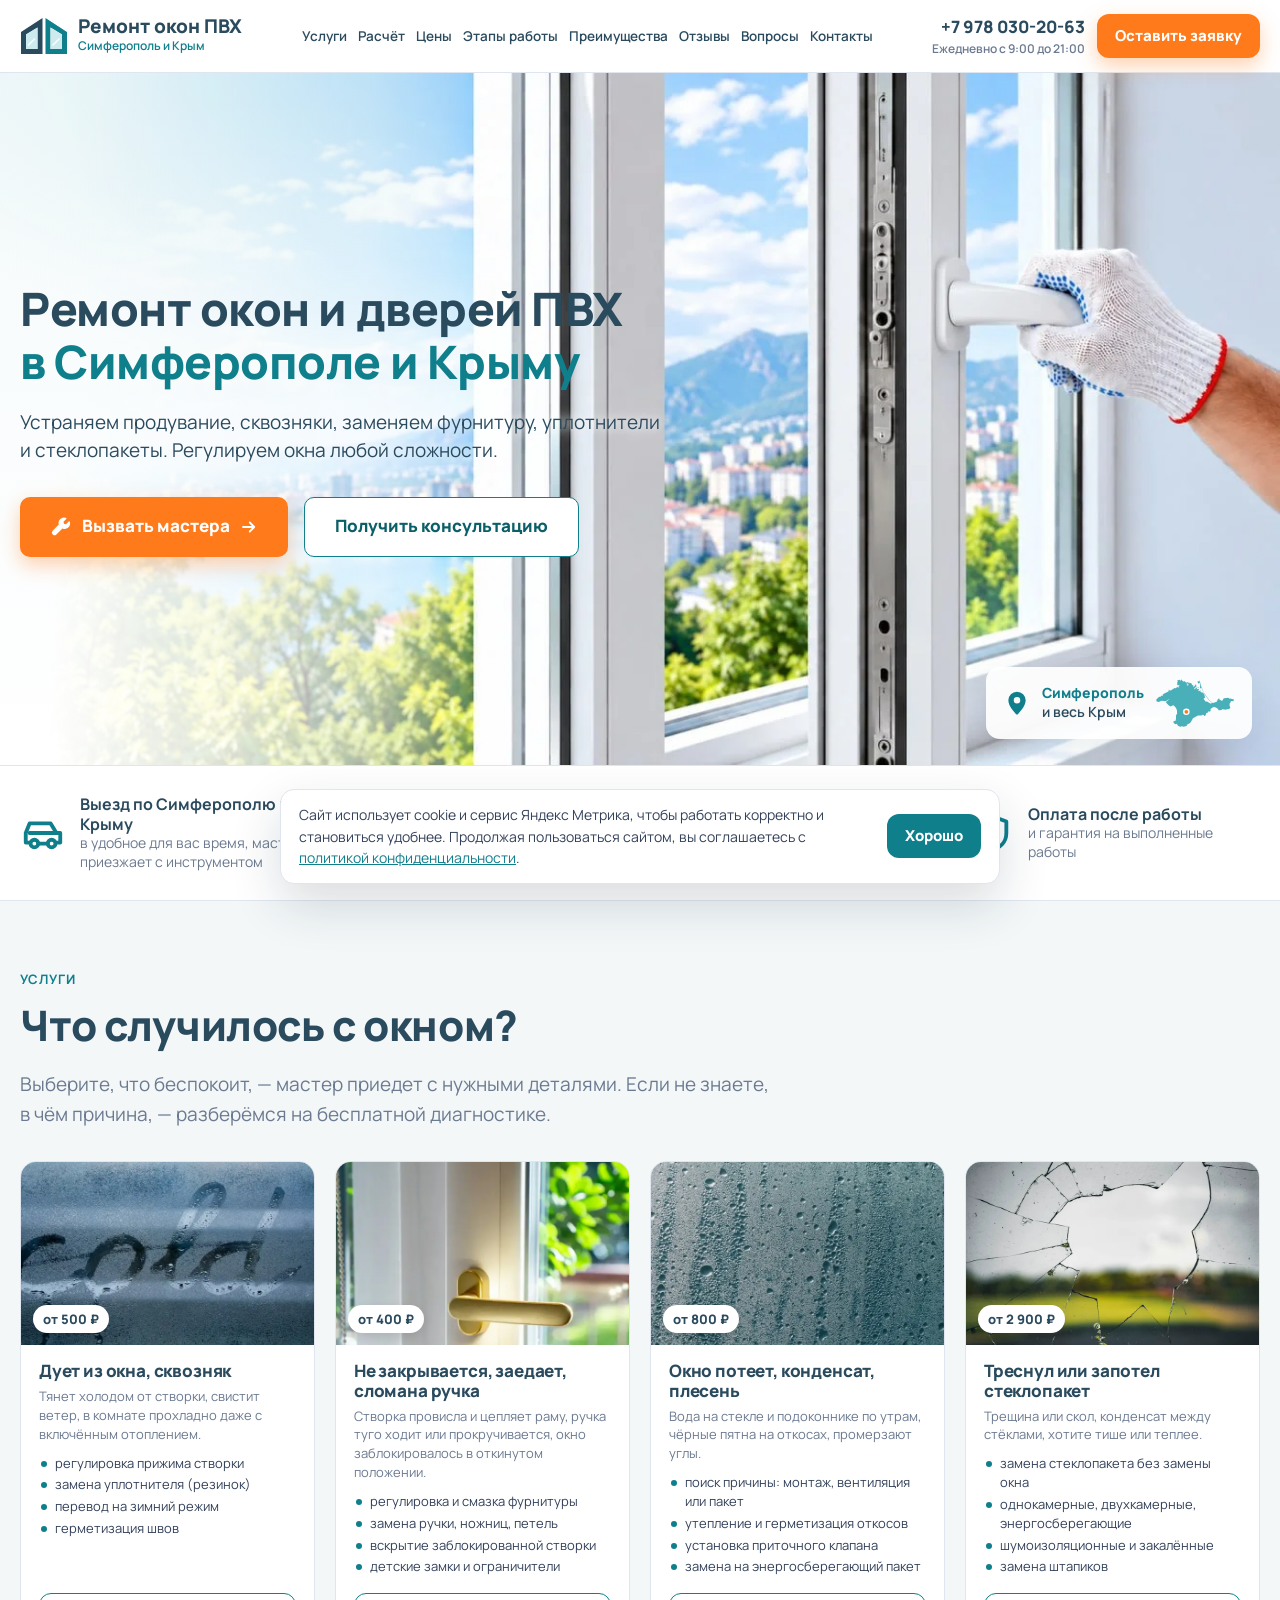
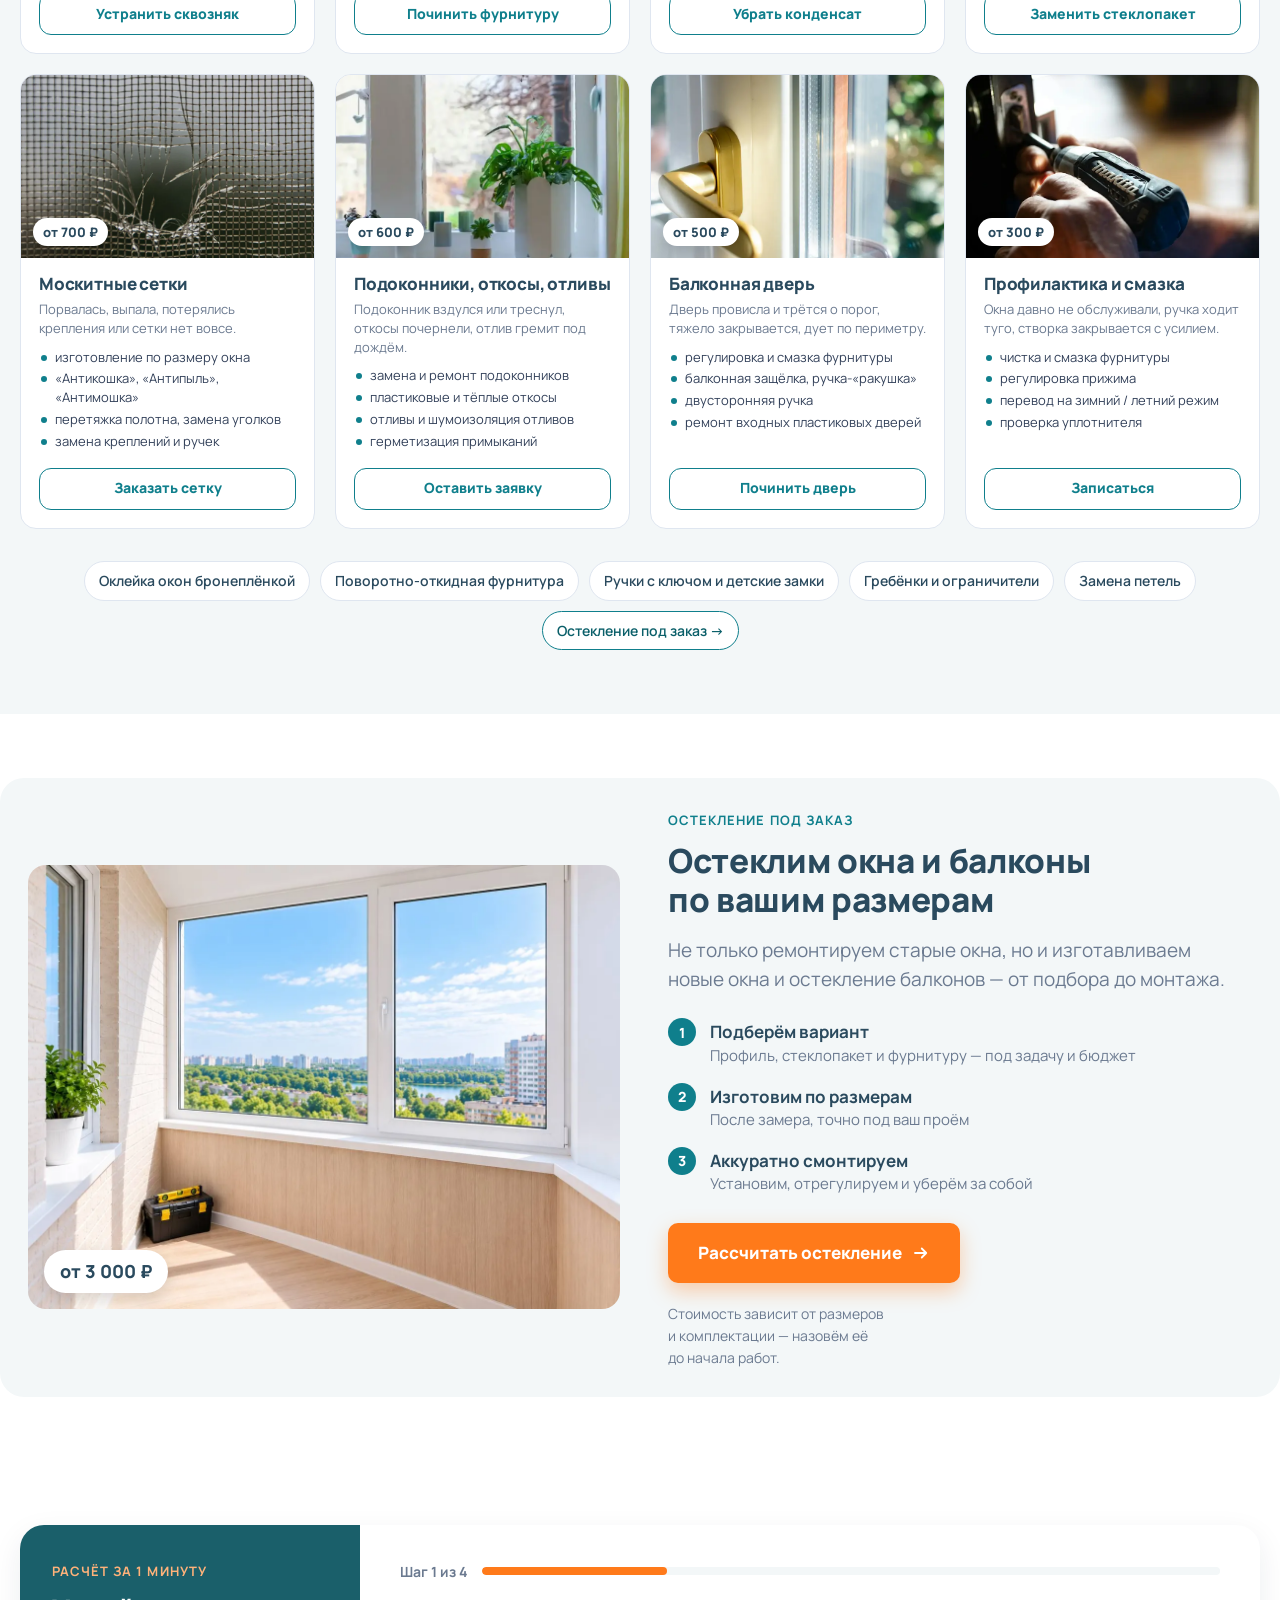
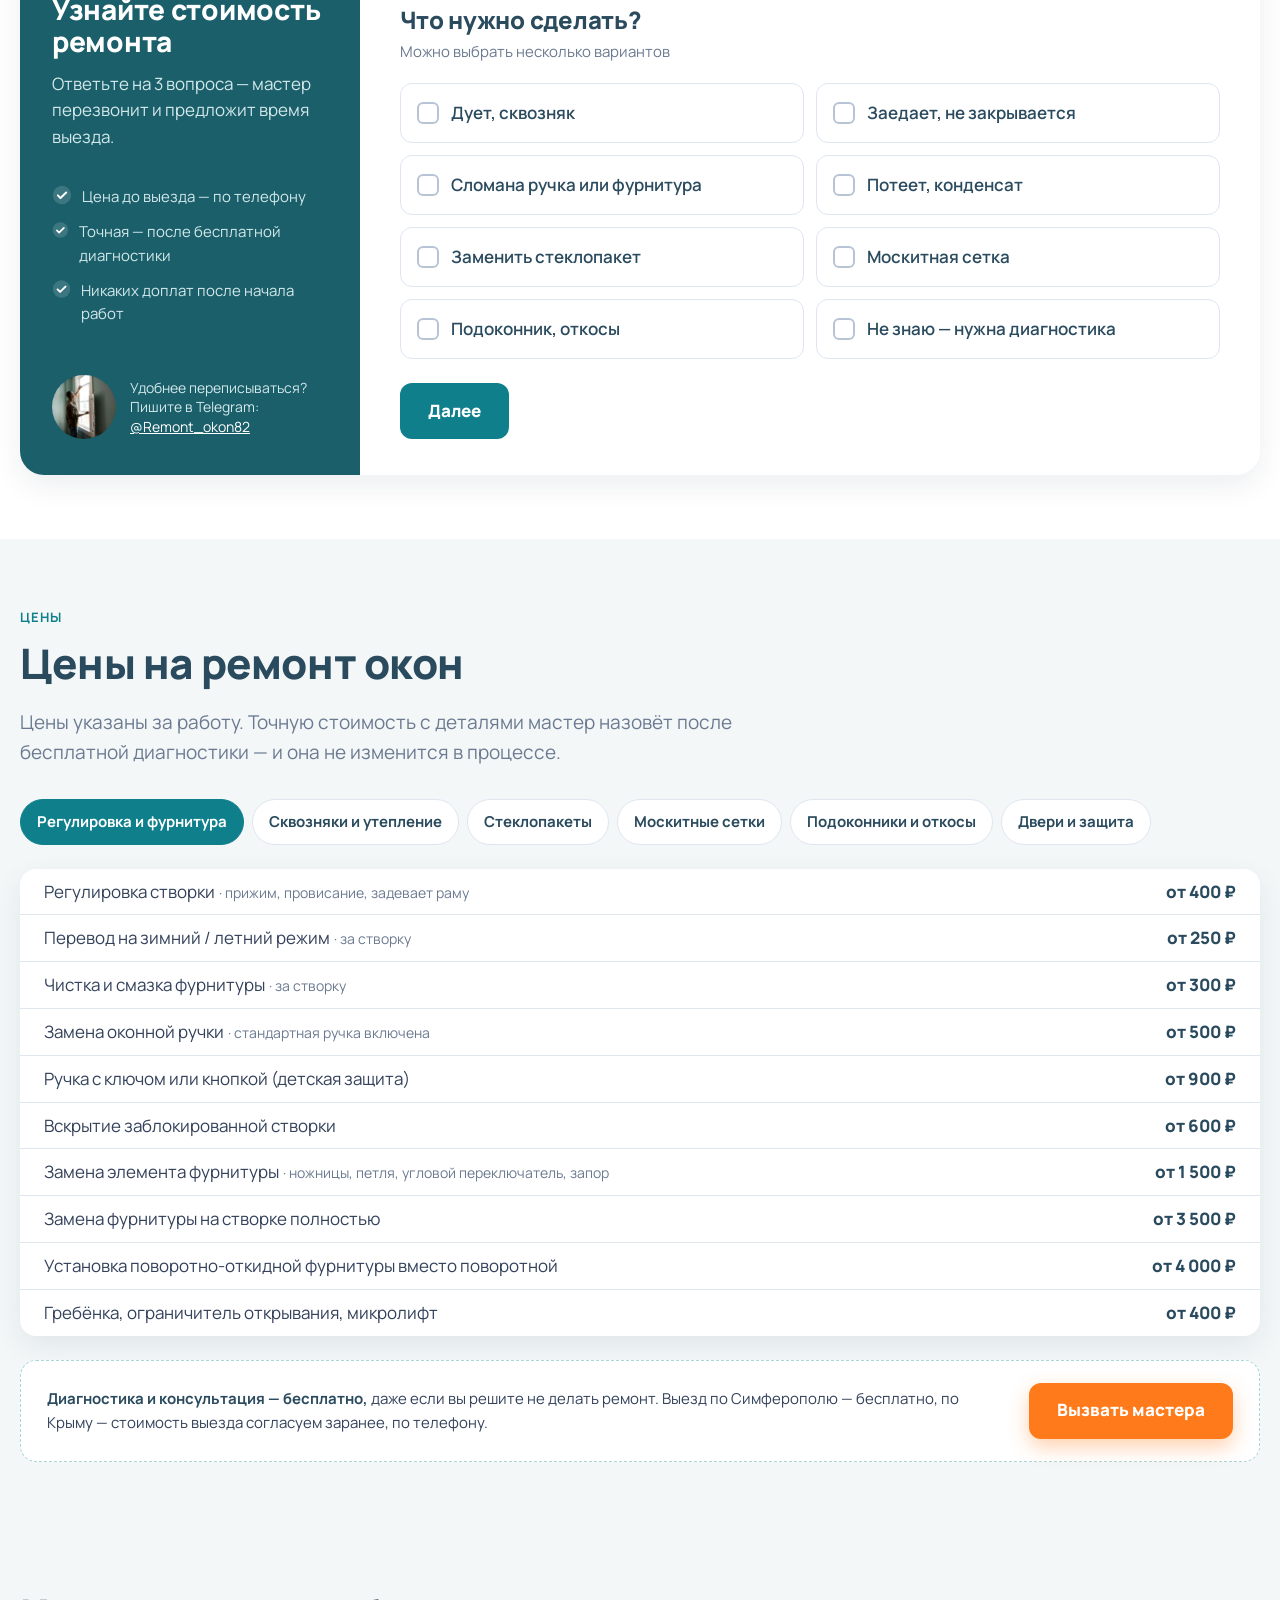
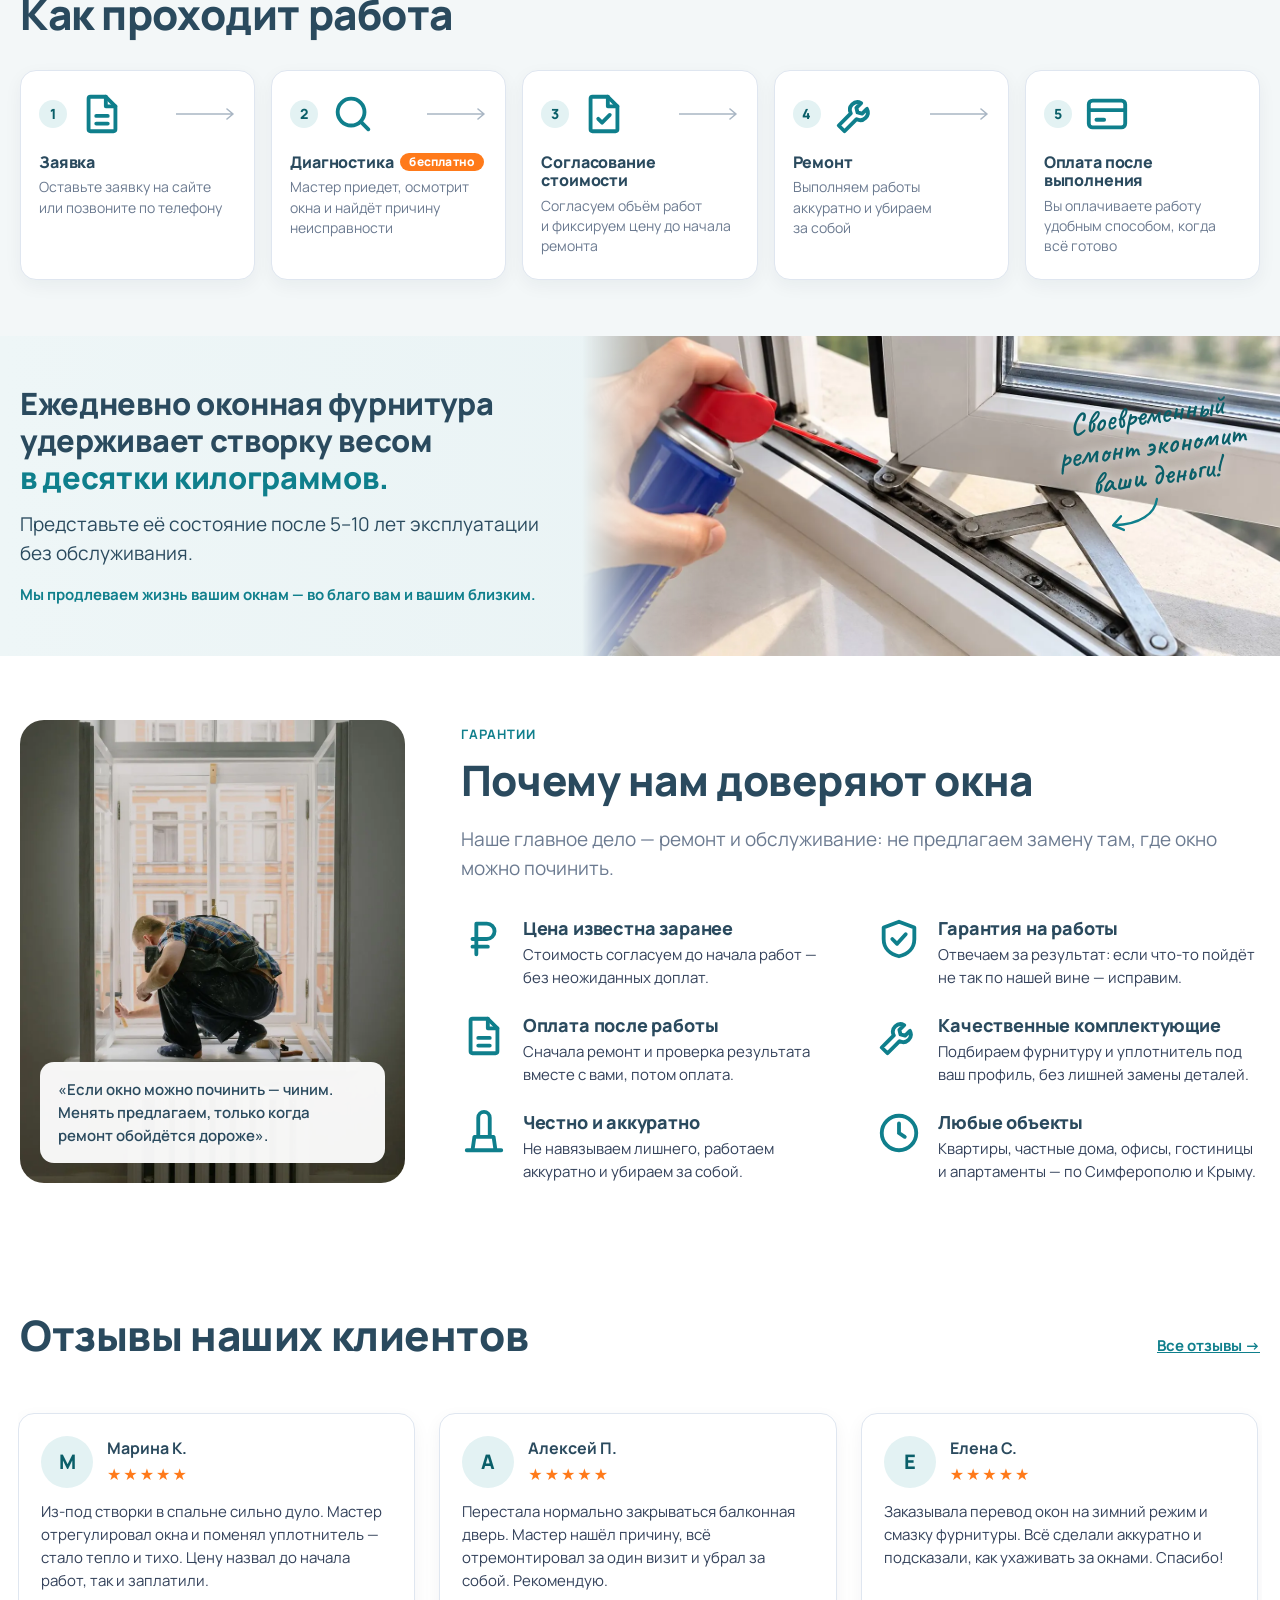
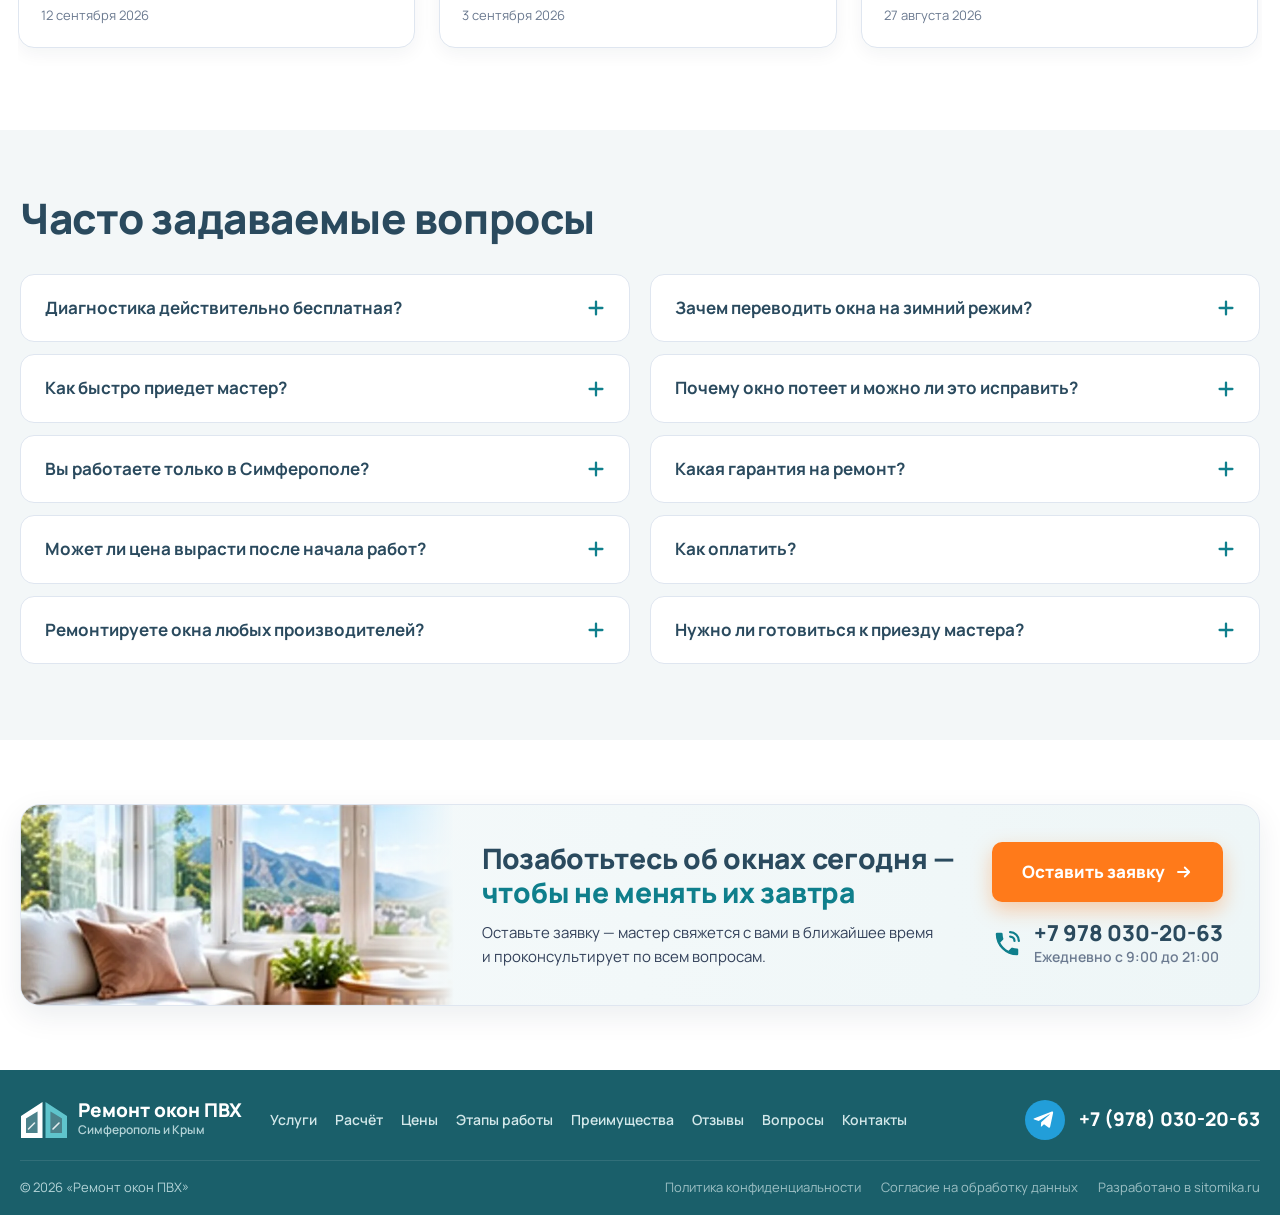
<file: index.html>
<!doctype html>
<html lang="ru">
<head>
  <meta charset="utf-8">
  <meta name="viewport" content="width=device-width, initial-scale=1, viewport-fit=cover">
  <title>Ремонт пластиковых окон и дверей в Симферополе и Крыму — бесплатная диагностика | Ремонт окон ПВХ</title>
  <meta name="description" content="Ремонт и регулировка пластиковых окон и дверей в Симферополе и по Крыму: фурнитура, ручки, уплотнитель, стеклопакеты, москитные сетки, подоконники, детские замки, бронеплёнка. Бесплатная диагностика, цена согласуется до начала работ, оплата после. Тел. +7 (978) 030-20-63.">
  <meta name="theme-color" content="#0f7f8c">
  <meta name="format-detection" content="telephone=no">
  <link rel="canonical" href="https://remont-okon82.ru/">
  <link rel="icon" href="favicon.svg" type="image/svg+xml">
  <link rel="apple-touch-icon" href="img/apple-touch-icon.png">

  <meta property="og:type" content="website">
  <meta property="og:locale" content="ru_RU">
  <meta property="og:site_name" content="Ремонт окон ПВХ">
  <meta property="og:title" content="Ремонт окон в Симферополе — бесплатный выезд и диагностика">
  <meta property="og:description" content="Сквозняки, заедает ручка, потеют окна, порвана сетка — починим без замены окна. Бесплатная диагностика, оплата после работы.">
  <meta property="og:image" content="https://remont-okon82.ru/img/og.jpg">
  <meta name="twitter:card" content="summary_large_image">

  <link rel="preconnect" href="https://fonts.googleapis.com">
  <link rel="preconnect" href="https://fonts.gstatic.com" crossorigin>
  <link href="https://fonts.googleapis.com/css2?family=Caveat:wght@600&family=Manrope:wght@400;500;600;700;800&display=swap" rel="stylesheet">
  <link rel="preload" as="image" href="img/hero-master.webp">
  <link rel="stylesheet" href="css/style.css">
  <script>document.documentElement.classList.add("js")</script>

  <script type="application/ld+json">
  {
    "@context": "https://schema.org",
    "@type": "HomeAndConstructionBusiness",
    "name": "Ремонт окон ПВХ",
    "description": "Ремонт и обслуживание пластиковых окон и дверей в Симферополе и по Крыму: регулировка, уплотнитель, фурнитура, стеклопакеты, подоконники, москитные сетки, детские замки, бронеплёнка",
    "telephone": "+7-978-030-20-63",
    "url": "https://remont-okon82.ru/",
    "image": "https://remont-okon82.ru/img/og.jpg",
    "priceRange": "от 250 ₽",
    "openingHoursSpecification": [{ "@type": "OpeningHoursSpecification", "dayOfWeek": ["Monday","Tuesday","Wednesday","Thursday","Friday","Saturday","Sunday"], "opens": "09:00", "closes": "21:00" }],
    "sameAs": ["https://t.me/Remont_okon82"],
    "areaServed": [{ "@type": "City", "name": "Симферополь" }, { "@type": "AdministrativeArea", "name": "Республика Крым" }],
    "address": { "@type": "PostalAddress", "addressLocality": "Симферополь", "addressCountry": "RU" }
  }
  </script>
</head>
<body>

<!-- Иконки -->
<svg width="0" height="0" style="position:absolute" aria-hidden="true">
  <symbol id="i-check" viewBox="0 0 24 24"><circle cx="12" cy="12" r="11" fill="#e3f2f3"/><path d="M7 12.5l3.2 3.2L17 9" fill="none" stroke="#0f7f8c" stroke-width="2.4" stroke-linecap="round" stroke-linejoin="round"/></symbol>
  <symbol id="i-check-w" viewBox="0 0 24 24"><circle cx="12" cy="12" r="11" fill="rgba(255,255,255,.15)"/><path d="M7 12.5l3.2 3.2L17 9" fill="none" stroke="#fff" stroke-width="2.4" stroke-linecap="round" stroke-linejoin="round"/></symbol>
  <symbol id="i-phone" viewBox="0 0 24 24"><path d="M6.6 10.8a15.1 15.1 0 006.6 6.6l2.2-2.2a1 1 0 011-.25 11.4 11.4 0 003.6.57 1 1 0 011 1V20a1 1 0 01-1 1A17 17 0 013 4a1 1 0 011-1h3.5a1 1 0 011 1c0 1.25.2 2.45.57 3.57a1 1 0 01-.25 1z" fill="currentColor"/></symbol>
  <symbol id="i-car" viewBox="0 0 24 24" fill="none" stroke="#0f7f8c" stroke-width="2" stroke-linecap="round" stroke-linejoin="round"><path d="M5 17H3v-5l2-5h11l3 5h2v5h-2"/><circle cx="7.5" cy="17.5" r="2"/><circle cx="16.5" cy="17.5" r="2"/><path d="M9.5 17.5h5M5 12h14"/></symbol>
  <symbol id="i-search" viewBox="0 0 24 24" fill="none" stroke="#0f7f8c" stroke-width="2" stroke-linecap="round"><circle cx="11" cy="11" r="7"/><path d="M20 20l-4-4"/></symbol>
  <symbol id="i-tools" viewBox="0 0 24 24" fill="none" stroke="#0f7f8c" stroke-width="2" stroke-linecap="round" stroke-linejoin="round"><path d="M14.7 6.3a4 4 0 00-5.4 5.4L3 18l3 3 6.3-6.3a4 4 0 005.4-5.4l-2.5 2.5-2.4-.6-.6-2.4z"/></symbol>
  <symbol id="i-shield" viewBox="0 0 24 24" fill="none" stroke="#0f7f8c" stroke-width="2" stroke-linecap="round" stroke-linejoin="round"><path d="M12 3l8 3v6c0 5-3.5 8-8 9-4.5-1-8-4-8-9V6z"/><path d="M8.5 12l2.5 2.5 4.5-5"/></symbol>
  <symbol id="i-doc" viewBox="0 0 24 24" fill="none" stroke="#0f7f8c" stroke-width="2" stroke-linecap="round" stroke-linejoin="round"><path d="M14 3H6a1 1 0 00-1 1v16a1 1 0 001 1h12a1 1 0 001-1V8z"/><path d="M14 3v5h5M9 13h6M9 17h6"/></symbol>
  <symbol id="i-rub" viewBox="0 0 24 24" fill="none" stroke="#0f7f8c" stroke-width="2" stroke-linecap="round" stroke-linejoin="round"><path d="M8 20V4h5.5a4 4 0 010 8H6M6 16h8"/></symbol>
  <symbol id="i-clean" viewBox="0 0 24 24" fill="none" stroke="#0f7f8c" stroke-width="2" stroke-linecap="round" stroke-linejoin="round"><path d="M3 21h18M6 21l1-7h10l1 7M9 14V4a3 3 0 016 0v10"/></symbol>
  <symbol id="i-clock" viewBox="0 0 24 24" fill="none" stroke="#0f7f8c" stroke-width="2" stroke-linecap="round"><circle cx="12" cy="12" r="9"/><path d="M12 7v5l3 2"/></symbol>
  <symbol id="i-gift" viewBox="0 0 24 24" fill="none" stroke="currentColor" stroke-width="2" stroke-linecap="round" stroke-linejoin="round"><path d="M20 12v9H4v-9M2 7h20v5H2zM12 21V7M12 7H7.5a2.5 2.5 0 110-5C11 2 12 7 12 7zM12 7h4.5a2.5 2.5 0 100-5C13 2 12 7 12 7z"/></symbol>
  <symbol id="i-lock" viewBox="0 0 24 24" fill="none" stroke="currentColor" stroke-width="2" stroke-linecap="round"><rect x="5" y="11" width="14" height="10" rx="2"/><path d="M8 11V7a4 4 0 018 0v4"/></symbol>
  <symbol id="i-tg" viewBox="0 0 24 24"><path fill="currentColor" d="M21.9 4.3l-3.2 15.1c-.2 1.1-.9 1.3-1.8.8l-4.9-3.6-2.4 2.3c-.3.3-.5.5-1 .5l.3-5 9.1-8.2c.4-.4-.1-.6-.6-.2L6.2 13 1.4 11.5c-1-.3-1.1-1 .2-1.5L20.6 2.7c.9-.3 1.6.2 1.3 1.6z"/></symbol>
  <symbol id="i-close" viewBox="0 0 24 24" fill="none" stroke="currentColor" stroke-width="2.5" stroke-linecap="round"><path d="M6 6l12 12M18 6L6 18"/></symbol>
  <symbol id="i-snow" viewBox="0 0 24 24" fill="none" stroke="currentColor" stroke-width="2" stroke-linecap="round"><path d="M12 2v20M4.9 4.9l14.2 14.2M2 12h20M4.9 19.1L19.1 4.9"/></symbol>
  <symbol id="i-logo" viewBox="0 0 48 40"><path fill="var(--logo-a, #2a4a5e)" fill-rule="evenodd" d="M1 16L22.5 2v36H1zM6 18.6l11.5-7.2V33H6z"/><path fill="var(--logo-b, #0f7f8c)" fill-rule="evenodd" d="M47 16L25.5 2v36H47zM42 18.6l-11.5-7.2V33H42z"/><path fill="var(--logo-g, #cdebee)" d="M6 18.6l11.5-7.2V33H6zM42 18.6l-11.5-7.2V33H42z"/><path d="M8.5 29l6-6M33 29l6-6" stroke="#fff" stroke-width="1.6" stroke-linecap="round" opacity=".85"/></symbol>
  <symbol id="i-doc-ok" viewBox="0 0 24 24" fill="none" stroke="#0f7f8c" stroke-width="2" stroke-linecap="round" stroke-linejoin="round"><path d="M14 3H6a1 1 0 00-1 1v16a1 1 0 001 1h12a1 1 0 001-1V8z"/><path d="M14 3v5h5M9 14.5l2 2 4-4"/></symbol>
  <symbol id="i-card" viewBox="0 0 24 24" fill="none" stroke="#0f7f8c" stroke-width="2" stroke-linecap="round" stroke-linejoin="round"><rect x="2.5" y="5" width="19" height="14" rx="2"/><path d="M2.5 10h19M6.5 15h4"/></symbol>
  <symbol id="i-phone-call" viewBox="0 0 24 24"><path d="M6.6 10.8a15.1 15.1 0 006.6 6.6l2.2-2.2a1 1 0 011-.25 11.4 11.4 0 003.6.57 1 1 0 011 1V20a1 1 0 01-1 1A17 17 0 013 4a1 1 0 011-1h3.5a1 1 0 011 1c0 1.25.2 2.45.57 3.57a1 1 0 01-.25 1z" fill="currentColor"/><path d="M14.5 2.5a7 7 0 017 7M14.5 6a3.5 3.5 0 013.5 3.5" fill="none" stroke="currentColor" stroke-width="1.8" stroke-linecap="round"/></symbol>
  <symbol id="i-wrench" viewBox="0 0 24 24"><path fill="currentColor" d="M21.7 6.3a.8.8 0 00-1.3-.3l-2.9 2.9-2.3-.4-.4-2.3 2.9-2.9a.8.8 0 00-.3-1.3 6 6 0 00-7.8 7.4L2.9 16a2.9 2.9 0 004.1 4.1l6.6-6.6a6 6 0 008.1-7.2z"/></symbol>
  <symbol id="i-arrow" viewBox="0 0 24 24" fill="none" stroke="currentColor" stroke-width="2.4" stroke-linecap="round" stroke-linejoin="round"><path d="M4 12h15M13 6l6 6-6 6"/></symbol>
  <symbol id="i-pin" viewBox="0 0 24 24"><path fill="currentColor" d="M12 1.5a8 8 0 00-8 8c0 5.6 6.6 12.2 7.3 12.9a1 1 0 001.4 0c.7-.7 7.3-7.3 7.3-12.9a8 8 0 00-8-8zm0 11a3 3 0 110-6 3 3 0 010 6z"/></symbol>
</svg>

<!-- ============ ШАПКА ============ -->
<header class="header">
  <div class="container header__inner">
    <a class="logo" href="#top" aria-label="Ремонт окон ПВХ — на главную">
      <svg class="logo__mark" aria-hidden="true"><use href="#i-logo"/></svg>
      <span><span class="logo__name">Ремонт окон ПВХ</span><span class="logo__sub">Симферополь и Крым</span></span>
    </a>
    <nav class="nav" aria-label="Разделы">
      <a href="#uslugi">Услуги</a>
      <a href="#raschet">Расчёт</a>
      <a href="#ceny">Цены</a>
      <a href="#kak-rabotaem">Этапы работы</a>
      <a href="#garantii">Преимущества</a>
      <a href="#otzyvy">Отзывы</a>
      <a href="#voprosy">Вопросы</a>
      <a href="#kontakty">Контакты</a>
    </nav>
    <div class="header__contact">
      <svg class="header__phone-icon" width="30" height="30" aria-hidden="true"><use href="#i-phone-call"/></svg>
      <a class="header__phone js-phone" href="tel:+79780302063">
        <b>+7 978 030-20-63</b>
        <small>Ежедневно с 9:00 до 21:00</small>
      </a>
      <button class="btn btn--accent btn--shimmer btn--sm" type="button" data-open-form data-form-title="Оставить заявку">Оставить заявку</button>
    </div>
  </div>
</header>

<main id="top">

<!-- ============ ПЕРВЫЙ ЭКРАН ============ -->
<div class="first-screen">
<section class="hero">
  <div class="container">
    <div class="hero__content">
      <h1>Ремонт окон и&nbsp;дверей&nbsp;ПВХ <span class="hl">в&nbsp;Симферополе и&nbsp;Крыму</span></h1>
      <p class="hero__sub">Устраняем продувание, сквозняки, заменяем фурнитуру, уплотнители и&nbsp;стеклопакеты. Регулируем окна любой сложности.</p>
      <div class="hero__actions">
        <button class="btn btn--accent btn--shimmer btn--hero" type="button" data-open-form data-form-title="Вызвать мастера">
          <svg width="22" height="22" aria-hidden="true"><use href="#i-wrench"/></svg>Вызвать мастера<svg width="18" height="18" aria-hidden="true"><use href="#i-arrow"/></svg>
        </button>
        <button class="btn btn--outline btn--hero" type="button" data-open-form data-form-title="Получить консультацию">Получить консультацию</button>
      </div>
    </div>
  </div>

  <div class="hero__media">
    <p class="hero__note" aria-hidden="true">Комфортные окна<br>в&nbsp;любую погоду.<svg width="60" height="34" viewBox="0 0 60 34"><path d="M4 8c6 14 22 22 46 14" fill="none" stroke="currentColor" stroke-width="2.4" stroke-linecap="round"/><path d="M41 15l10 6-8 8" fill="none" stroke="currentColor" stroke-width="2.4" stroke-linecap="round" stroke-linejoin="round"/></svg></p>
    <img src="img/hero-master.webp" width="1280" height="720" alt="Мастер в перчатке поворачивает ручку пластикового окна" fetchpriority="high">
    <div class="hero__place">
      <svg width="26" height="26" aria-hidden="true"><use href="#i-pin"/></svg>
      <span><b>Симферополь</b> и&nbsp;весь Крым</span>
      <svg class="hero__crimea" width="78" height="48" viewBox="0 0 100 61.2" aria-hidden="true"><path d="M0.0 26.8L0.8 27.5L0.3 28.4L3.5 29.4L7.2 27.7L10.2 27.9L12.1 29.1L10.7 28.0L12.1 28.0L12.2 28.4L17.4 25.1L14.9 27.7L14.0 27.6L13.6 28.3L14.0 28.5L13.2 28.6L13.1 29.8L12.2 29.2L16.1 33.4L18.7 35.2L21.8 33.5L23.1 34.1L25.7 37.0L27.0 40.5L27.0 44.8L25.7 45.9L25.6 51.5L24.7 53.1L26.9 53.6L25.3 53.3L25.2 54.0L24.7 53.2L24.5 53.8L23.9 53.5L23.8 54.2L23.5 53.6L22.6 54.2L22.9 54.9L22.5 54.2L22.4 55.2L22.1 54.2L21.6 54.5L24.2 57.4L25.8 57.7L26.8 57.2L28.1 59.8L31.1 61.2L33.1 60.5L35.8 61.0L39.5 59.7L40.5 57.5L42.5 57.1L43.8 55.5L44.8 55.7L44.9 54.5L47.4 50.2L53.8 46.7L58.3 46.5L59.7 45.7L61.2 46.1L61.6 47.1L62.4 47.4L63.6 46.3L64.3 43.9L66.2 43.1L66.8 41.5L68.7 41.4L69.7 42.1L69.1 40.7L70.7 39.8L69.9 39.4L69.7 38.5L72.4 36.3L74.4 35.8L76.8 36.5L79.2 38.0L80.7 40.3L82.4 39.6L83.4 39.8L85.2 38.6L89.9 39.3L90.7 38.5L93.5 38.3L95.4 37.0L94.1 33.1L95.0 31.1L94.4 32.0L94.5 30.6L96.3 29.4L95.5 28.7L96.3 27.9L98.9 28.4L100.0 27.2L98.8 25.3L97.8 25.8L95.9 24.7L94.4 25.1L92.7 23.8L87.5 24.5L86.2 25.2L85.7 27.1L83.9 27.6L81.4 26.1L80.8 25.0L81.4 24.4L80.8 24.1L80.1 25.5L78.4 26.8L78.8 27.5L77.8 28.9L73.2 30.6L72.3 30.3L68.1 26.7L61.5 17.5L57.6 8.6L55.9 1.1L55.4 3.7L54.7 2.6L52.7 2.7L53.6 3.4L53.5 4.5L54.7 5.9L55.2 4.4L56.0 4.9L56.2 6.7L56.5 5.6L56.3 7.0L57.0 7.9L56.5 7.7L56.3 12.7L57.5 11.0L58.2 11.1L62.0 19.0L67.8 27.0L71.8 30.3L71.1 31.3L69.7 31.4L65.4 28.6L63.4 28.7L61.1 25.3L60.8 26.2L60.9 25.2L63.1 23.6L61.5 19.6L62.7 22.0L62.2 20.4L60.1 17.0L58.4 17.1L56.7 15.6L57.5 14.7L53.8 15.5L55.3 13.2L54.5 12.2L52.2 13.2L52.7 11.0L54.1 10.3L54.5 11.0L55.5 9.7L52.2 10.7L49.0 13.4L48.9 12.3L50.3 10.6L49.8 10.8L50.0 10.2L50.3 10.6L51.5 10.0L51.8 7.9L49.8 6.5L50.4 9.1L49.1 8.6L49.0 9.7L48.1 10.5L48.0 7.8L47.6 8.3L46.2 7.2L45.0 4.9L43.6 5.0L43.3 6.0L43.2 4.4L42.3 5.1L41.4 4.3L39.1 3.8L39.0 4.5L39.4 4.1L40.0 5.2L41.3 6.0L41.6 7.8L40.0 8.3L38.9 6.8L39.9 7.1L41.0 6.1L40.0 6.5L40.5 5.9L39.7 5.3L39.2 5.6L39.6 5.0L38.7 4.6L38.4 3.6L38.3 4.2L37.0 2.7L34.8 2.9L32.2 0.0L31.8 0.1L32.4 1.1L31.7 2.1L30.0 0.9L27.2 1.7L27.9 3.4L27.2 4.4L27.3 8.0L29.1 7.7L30.7 8.4L28.8 9.4L28.9 11.5L27.2 9.9L25.5 11.8L24.6 11.6L24.4 11.0L18.8 14.5L17.5 14.5L16.6 13.3L15.9 15.7L10.1 18.6L8.2 20.3L8.8 20.6L8.4 21.6L7.4 21.1L5.2 22.9L5.1 22.4L2.5 23.9Z" fill="currentColor"/><circle cx="38.9" cy="41.9" r="4.2" fill="#fff"/><circle cx="38.9" cy="41.9" r="2.4" fill="#ff7a1a"/></svg>
    </div>
  </div>
</section>

<!-- ============ ПОЛОСА ДОВЕРИЯ ============ -->
<section class="trust" aria-label="Наши преимущества">
  <div class="container trust__grid">
    <div class="trust__item"><div class="trust__icon"><svg width="26" height="26" aria-hidden="true"><use href="#i-car"/></svg></div><div><b>Выезд по Симферополю и Крыму</b><span>в удобное для вас время, мастер приезжает с инструментом</span></div></div>
    <div class="trust__item"><div class="trust__icon"><svg width="26" height="26" aria-hidden="true"><use href="#i-tools"/></svg></div><div><b>Без лишней замены</b><span>не настаиваем на&nbsp;замене деталей, если этого не&nbsp;требуется</span></div></div>
    <div class="trust__item"><div class="trust__icon"><svg width="26" height="26" aria-hidden="true"><use href="#i-search"/></svg></div><div><b>Цена до начала работ</b><span>согласуем заранее — без неожиданных доплат</span></div></div>
    <div class="trust__item"><div class="trust__icon"><svg width="26" height="26" aria-hidden="true"><use href="#i-shield"/></svg></div><div><b>Оплата после работы</b><span>и гарантия на выполненные работы</span></div></div>
  </div>
</section>
</div>

<!-- ============ ПРОБЛЕМЫ / УСЛУГИ ============ -->
<section class="section section--soft" id="uslugi">
  <div class="container">
    <div class="section__head">
      <span class="eyebrow">Услуги</span>
      <h2>Что случилось с&nbsp;окном?</h2>
      <p class="section__lead">Выберите, что беспокоит,&nbsp;— мастер приедет с&nbsp;нужными деталями. Если не&nbsp;знаете, в&nbsp;чём причина,&nbsp;— разберёмся на&nbsp;бесплатной диагностике.</p>
    </div>

    <div class="problems">
      <article class="problem reveal">
        <div class="problem__img"><img src="img/skvoznyak.webp" width="640" height="480" loading="lazy" alt="Холодное запотевшее стекло окна"><span class="problem__price">от 500 ₽</span></div>
        <div class="problem__body">
          <h3>Дует из окна, сквозняк</h3>
          <p class="problem__symptoms">Тянет холодом от створки, свистит ветер, в комнате прохладно даже с включённым отоплением.</p>
          <ul class="problem__list">
            <li>регулировка прижима створки</li>
            <li>замена уплотнителя (резинок)</li>
            <li>перевод на зимний режим</li>
            <li>герметизация швов</li>
          </ul>
          <button class="btn btn--ghost btn--block" type="button" data-open-form data-problem="Дует, сквозняк" data-form-title="Устранить сквозняк">Устранить сквозняк</button>
        </div>
      </article>

      <article class="problem reveal">
        <div class="problem__img"><img src="img/furnitura.webp" width="640" height="480" loading="lazy" alt="Ручка пластикового окна крупным планом"><span class="problem__price">от 400 ₽</span></div>
        <div class="problem__body">
          <h3>Не закрывается, заедает, сломана ручка</h3>
          <p class="problem__symptoms">Створка провисла и цепляет раму, ручка туго ходит или прокручивается, окно заблокировалось в откинутом положении.</p>
          <ul class="problem__list">
            <li>регулировка и смазка фурнитуры</li>
            <li>замена ручки, ножниц, петель</li>
            <li>вскрытие заблокированной створки</li>
            <li>детские замки и ограничители</li>
          </ul>
          <button class="btn btn--ghost btn--block" type="button" data-open-form data-problem="Не закрывается / заедает / сломана ручка" data-form-title="Починить фурнитуру">Починить фурнитуру</button>
        </div>
      </article>

      <article class="problem reveal">
        <div class="problem__img"><img src="img/kondensat.webp" width="640" height="480" loading="lazy" alt="Капли конденсата на стекле окна"><span class="problem__price">от 800 ₽</span></div>
        <div class="problem__body">
          <h3>Окно потеет, конденсат, плесень</h3>
          <p class="problem__symptoms">Вода на стекле и подоконнике по утрам, чёрные пятна на откосах, промерзают углы.</p>
          <ul class="problem__list">
            <li>поиск причины: монтаж, вентиляция или пакет</li>
            <li>утепление и герметизация откосов</li>
            <li>установка приточного клапана</li>
            <li>замена на энергосберегающий пакет</li>
          </ul>
          <button class="btn btn--ghost btn--block" type="button" data-open-form data-problem="Окно потеет, конденсат" data-form-title="Убрать конденсат">Убрать конденсат</button>
        </div>
      </article>

      <article class="problem reveal">
        <div class="problem__img"><img src="img/steklo.webp" width="800" height="600" loading="lazy" alt="Трещина на оконном стекле"><span class="problem__price">от 2 900 ₽</span></div>
        <div class="problem__body">
          <h3>Треснул или запотел стеклопакет</h3>
          <p class="problem__symptoms">Трещина или скол, конденсат между стёклами, хотите тише или теплее.</p>
          <ul class="problem__list">
            <li>замена стеклопакета без замены окна</li>
            <li>однокамерные, двухкамерные, энергосберегающие</li>
            <li>шумоизоляционные и закалённые</li>
            <li>замена штапиков</li>
          </ul>
          <button class="btn btn--ghost btn--block" type="button" data-open-form data-problem="Треснул или запотел стеклопакет" data-form-title="Заменить стеклопакет">Заменить стеклопакет</button>
        </div>
      </article>

      <article class="problem reveal">
        <div class="problem__img"><img src="img/setka.webp" width="800" height="600" loading="lazy" alt="Порванная москитная сетка"><span class="problem__price">от 700 ₽</span></div>
        <div class="problem__body">
          <h3>Москитные сетки</h3>
          <p class="problem__symptoms">Порвалась, выпала, потерялись крепления или сетки нет вовсе.</p>
          <ul class="problem__list">
            <li>изготовление по размеру окна</li>
            <li>«Антикошка», «Антипыль», «Антимошка»</li>
            <li>перетяжка полотна, замена уголков</li>
            <li>замена креплений и ручек</li>
          </ul>
          <button class="btn btn--ghost btn--block" type="button" data-open-form data-problem="Москитная сетка" data-form-title="Заказать москитную сетку">Заказать сетку</button>
        </div>
      </article>

      <article class="problem reveal">
        <div class="problem__img"><img src="img/podokonnik.webp" width="640" height="480" loading="lazy" alt="Белый подоконник с растениями у окна"><span class="problem__price">от 600 ₽</span></div>
        <div class="problem__body">
          <h3>Подоконники, откосы, отливы</h3>
          <p class="problem__symptoms">Подоконник вздулся или треснул, откосы почернели, отлив гремит под дождём.</p>
          <ul class="problem__list">
            <li>замена и ремонт подоконников</li>
            <li>пластиковые и тёплые откосы</li>
            <li>отливы и шумоизоляция отливов</li>
            <li>герметизация примыканий</li>
          </ul>
          <button class="btn btn--ghost btn--block" type="button" data-open-form data-problem="Подоконник, откосы, отливы" data-form-title="Заменить подоконник или откосы">Оставить заявку</button>
        </div>
      </article>
      <article class="problem reveal">
        <div class="problem__img"><img src="img/ruchka.webp" width="800" height="1200" loading="lazy" alt="Ручка пластиковой двери крупным планом"><span class="problem__price">от 500 ₽</span></div>
        <div class="problem__body">
          <h3>Балконная дверь</h3>
          <p class="problem__symptoms">Дверь провисла и&nbsp;трётся о&nbsp;порог, тяжело закрывается, дует по&nbsp;периметру.</p>
          <ul class="problem__list">
            <li>регулировка и&nbsp;смазка фурнитуры</li>
            <li>балконная защёлка, ручка-«ракушка»</li>
            <li>двусторонняя ручка</li>
            <li>ремонт входных пластиковых дверей</li>
          </ul>
          <button class="btn btn--ghost btn--block" type="button" data-open-form data-problem="Балконная дверь" data-form-title="Отремонтировать балконную дверь">Починить дверь</button>
        </div>
      </article>
      <article class="problem reveal">
        <div class="problem__img"><img src="img/instrument.webp" width="800" height="534" loading="lazy" alt="Мастер с шуруповёртом регулирует фурнитуру"><span class="problem__price">от 300 ₽</span></div>
        <div class="problem__body">
          <h3>Профилактика и&nbsp;смазка</h3>
          <p class="problem__symptoms">Окна давно не&nbsp;обслуживали, ручка ходит туго, створка закрывается с&nbsp;усилием.</p>
          <ul class="problem__list">
            <li>чистка и&nbsp;смазка фурнитуры</li>
            <li>регулировка прижима</li>
            <li>перевод на&nbsp;зимний / летний режим</li>
            <li>проверка уплотнителя</li>
          </ul>
          <button class="btn btn--ghost btn--block" type="button" data-open-form data-problem="Профилактика и смазка" data-form-title="Записаться на профилактику окон">Записаться</button>
        </div>
      </article>
    </div>

    <div class="services-more" aria-label="Другие услуги">
      <span class="chip">Оклейка окон бронеплёнкой</span>
      <span class="chip">Поворотно-откидная фурнитура</span>
      <span class="chip">Ручки с ключом и детские замки</span>
      <span class="chip">Гребёнки и ограничители</span>
      <span class="chip">Замена петель</span>
      <a class="chip chip--link" href="#osteklenie">Остекление под заказ →</a>
    </div>
  </div>
</section>

<!-- ============ ОСТЕКЛЕНИЕ ПОД ЗАКАЗ ============
     Вид работ и цена «от 3 000 ₽» — от клиента (12.10.2026). Фото — от клиента. -->
<section class="section" id="osteklenie">
  <div class="container glazing">
    <div class="glazing__photo reveal">
      <img src="img/osteklenie.webp" width="1200" height="900" loading="lazy" alt="Остеклённая лоджия с белыми пластиковыми окнами и видом на город">
      <span class="glazing__price">от 3&nbsp;000&nbsp;₽</span>
    </div>
    <div class="glazing__text reveal">
      <span class="eyebrow">Остекление под заказ</span>
      <h2>Остеклим окна и&nbsp;балконы по&nbsp;вашим размерам</h2>
      <p class="section__lead">Не только ремонтируем старые окна, но и&nbsp;изготавливаем новые окна и&nbsp;остекление балконов&nbsp;— от&nbsp;подбора до&nbsp;монтажа.</p>
      <ol class="glazing__steps">
        <li><b>Подберём вариант</b><span>Профиль, стеклопакет и&nbsp;фурнитуру&nbsp;— под задачу и&nbsp;бюджет</span></li>
        <li><b>Изготовим по&nbsp;размерам</b><span>После замера, точно под ваш проём</span></li>
        <li><b>Аккуратно смонтируем</b><span>Установим, отрегулируем и&nbsp;уберём за&nbsp;собой</span></li>
      </ol>
      <div class="glazing__cta">
        <button class="btn btn--accent btn--hero" type="button" data-open-form data-problem="Остекление под заказ" data-form-title="Рассчитать остекление">Рассчитать остекление<svg width="18" height="18" aria-hidden="true"><use href="#i-arrow"/></svg></button>
        <p class="glazing__note">Стоимость зависит от&nbsp;размеров и&nbsp;комплектации&nbsp;— назовём её до&nbsp;начала работ.</p>
      </div>
    </div>
  </div>
</section>

<!-- ============ КВИЗ ============ -->
<section class="section" id="raschet">
  <div class="container">
    <div class="quiz reveal">
      <aside class="quiz__aside">
        <span class="eyebrow" style="color:#ffb27a">Расчёт за 1 минуту</span>
        <h2>Узнайте стоимость ремонта</h2>
        <p>Ответьте на&nbsp;3&nbsp;вопроса&nbsp;— мастер перезвонит и&nbsp;предложит время выезда.</p>
        <ul>
          <li><svg width="20" height="20" aria-hidden="true"><use href="#i-check-w"/></svg>Цена до выезда — по телефону</li>
          <li><svg width="20" height="20" aria-hidden="true"><use href="#i-check-w"/></svg>Точная — после бесплатной диагностики</li>
          <li><svg width="20" height="20" aria-hidden="true"><use href="#i-check-w"/></svg>Никаких доплат после начала работ</li>
        </ul>
        <div class="quiz__master">
          <img src="img/master-okno.webp" width="64" height="64" loading="lazy" alt="Мастер регулирует створку окна">
          <span>Удобнее переписываться? Пишите в&nbsp;Telegram: <a href="https://t.me/Remont_okon82" target="_blank" rel="noopener" style="color:#fff">@Remont_okon82</a></span>
        </div>
      </aside>

      <form class="quiz__main lead-form" data-form="quiz" novalidate>
        <div class="quiz__progress"><span class="js-quiz-count">Шаг 1 из 4</span><div class="quiz__bar"><span class="js-quiz-bar"></span></div></div>

        <div class="quiz__step is-active" data-step="1">
          <h3 class="quiz__q">Что нужно сделать?</h3>
          <p class="quiz__hint">Можно выбрать несколько вариантов</p>
          <div class="quiz__options">
            <label class="opt"><input type="checkbox" name="quiz_problem[]" value="Дует, сквозняк"><span>Дует, сквозняк</span></label>
            <label class="opt"><input type="checkbox" name="quiz_problem[]" value="Заедает / не закрывается"><span>Заедает, не закрывается</span></label>
            <label class="opt"><input type="checkbox" name="quiz_problem[]" value="Сломана ручка / фурнитура"><span>Сломана ручка или фурнитура</span></label>
            <label class="opt"><input type="checkbox" name="quiz_problem[]" value="Потеет, конденсат"><span>Потеет, конденсат</span></label>
            <label class="opt"><input type="checkbox" name="quiz_problem[]" value="Стеклопакет"><span>Заменить стеклопакет</span></label>
            <label class="opt"><input type="checkbox" name="quiz_problem[]" value="Москитная сетка"><span>Москитная сетка</span></label>
            <label class="opt"><input type="checkbox" name="quiz_problem[]" value="Подоконник / откосы"><span>Подоконник, откосы</span></label>
            <label class="opt"><input type="checkbox" name="quiz_problem[]" value="Не знаю, нужна диагностика"><span>Не знаю — нужна диагностика</span></label>
          </div>
          <div class="quiz__nav"><button class="btn btn--primary js-quiz-next" type="button">Далее</button></div>
        </div>

        <div class="quiz__step" data-step="2">
          <h3 class="quiz__q">Сколько окон нужно посмотреть?</h3>
          <p class="quiz__hint">Считайте вместе с балконной дверью</p>
          <div class="quiz__options">
            <label class="opt"><input type="radio" name="quiz_count" value="1 окно"><span>1 окно</span></label>
            <label class="opt"><input type="radio" name="quiz_count" value="2–3 окна"><span>2–3 окна</span></label>
            <label class="opt"><input type="radio" name="quiz_count" value="4 и больше"><span>4 и больше</span></label>
            <label class="opt"><input type="radio" name="quiz_count" value="Только балконная дверь"><span>Только балконная дверь</span></label>
          </div>
          <div class="quiz__nav"><button class="quiz__back js-quiz-prev" type="button">← Назад</button><button class="btn btn--primary js-quiz-next" type="button">Далее</button></div>
        </div>

        <div class="quiz__step" data-step="3">
          <h3 class="quiz__q">Когда удобно принять мастера?</h3>
          <p class="quiz__hint">Точное время согласуем по телефону</p>
          <div class="quiz__options">
            <label class="opt"><input type="radio" name="quiz_when" value="Сегодня"><span>Сегодня</span></label>
            <label class="opt"><input type="radio" name="quiz_when" value="Завтра"><span>Завтра</span></label>
            <label class="opt"><input type="radio" name="quiz_when" value="На этой неделе"><span>На этой неделе</span></label>
            <label class="opt"><input type="radio" name="quiz_when" value="В выходные"><span>В выходные</span></label>
          </div>
          <div class="quiz__nav"><button class="quiz__back js-quiz-prev" type="button">← Назад</button><button class="btn btn--primary js-quiz-next" type="button">Далее</button></div>
        </div>

        <div class="quiz__step" data-step="4">
          <h3 class="quiz__q">Куда перезвонить с расчётом?</h3>
          <p class="quiz__hint">Мастер позвонит, уточнит детали и назовёт ориентировочную стоимость</p>
          <div class="quiz__gift"><svg width="24" height="24" aria-hidden="true"><use href="#i-gift"/></svg>Мастер заранее подберёт нужные детали — чтобы починить всё за&nbsp;один визит</div>
          <div class="quiz__final">
            <label class="field">
              <span class="field__label">Телефон</span>
              <input class="input js-phone-input" type="tel" name="phone" inputmode="tel" autocomplete="tel" placeholder="+7 (___) ___-__-__" required>
              <span class="field__error">Введите номер телефона полностью</span>
            </label>
            <label class="field">
              <span class="field__label">Имя <i>— необязательно</i></span>
              <input class="input" type="text" name="name" autocomplete="given-name" placeholder="Как к вам обращаться">
            </label>
            <label class="consent">
              <input type="checkbox" name="consent" value="1" checked required>
              <span>Согласен на&nbsp;<a href="soglasie.html" target="_blank">обработку персональных данных</a> в&nbsp;соответствии с&nbsp;<a href="politika.html" target="_blank">политикой конфиденциальности</a></span>
            </label>
            <button class="btn btn--accent btn--block" type="submit">Получить расчёт</button>
            <div class="form-status" role="alert"></div>
          </div>
          <div class="quiz__nav" style="margin-top:16px"><button class="quiz__back js-quiz-prev" type="button">← Назад</button></div>
        </div>
      </form>
    </div>
  </div>
</section>

<!-- ============ ЦЕНЫ ============ -->
<!-- ПОДТВЕРДИТЬ У ЗАКАЗЧИКА: все цены ниже — ориентир по рынку Симферополя (октябрь 2026) -->
<section class="section section--soft" id="ceny">
  <div class="container">
    <div class="section__head">
      <span class="eyebrow">Цены</span>
      <h2>Цены на ремонт окон</h2>
      <p class="section__lead">Цены указаны за работу. Точную стоимость с деталями мастер назовёт после бесплатной диагностики — и она не изменится в процессе.</p>
    </div>

    <div class="tabs" role="tablist" aria-label="Категории услуг">
      <button class="tab" role="tab" aria-selected="true" aria-controls="p1" id="t1">Регулировка и фурнитура</button>
      <button class="tab" role="tab" aria-selected="false" aria-controls="p2" id="t2" tabindex="-1">Сквозняки и утепление</button>
      <button class="tab" role="tab" aria-selected="false" aria-controls="p3" id="t3" tabindex="-1">Стеклопакеты</button>
      <button class="tab" role="tab" aria-selected="false" aria-controls="p4" id="t4" tabindex="-1">Москитные сетки</button>
      <button class="tab" role="tab" aria-selected="false" aria-controls="p5" id="t5" tabindex="-1">Подоконники и откосы</button>
      <button class="tab" role="tab" aria-selected="false" aria-controls="p6" id="t6" tabindex="-1">Двери и защита</button>
    </div>

    <div class="price-panel" role="tabpanel" id="p1" aria-labelledby="t1">
      <table class="price-table">
        <tr><td>Регулировка створки<small>прижим, провисание, задевает раму</small></td><td>от 400 ₽</td></tr>
        <tr><td>Перевод на зимний / летний режим<small>за створку</small></td><td>от 250 ₽</td></tr>
        <tr><td>Чистка и смазка фурнитуры<small>за створку</small></td><td>от 300 ₽</td></tr>
        <tr><td>Замена оконной ручки<small>стандартная ручка включена</small></td><td>от 500 ₽</td></tr>
        <tr><td>Ручка с ключом или кнопкой (детская защита)</td><td>от 900 ₽</td></tr>
        <tr><td>Вскрытие заблокированной створки</td><td>от 600 ₽</td></tr>
        <tr><td>Замена элемента фурнитуры<small>ножницы, петля, угловой переключатель, запор</small></td><td>от 1 500 ₽</td></tr>
        <tr><td>Замена фурнитуры на створке полностью</td><td>от 3 500 ₽</td></tr>
        <tr><td>Установка поворотно-откидной фурнитуры вместо поворотной</td><td>от 4 000 ₽</td></tr>
        <tr><td>Гребёнка, ограничитель открывания, микролифт</td><td>от 400 ₽</td></tr>
      </table>
    </div>
    <div class="price-panel" role="tabpanel" id="p2" aria-labelledby="t2" hidden>
      <table class="price-table">
        <tr><td>Устранение продувания<small>диагностика + регулировка прижима</small></td><td>от 500 ₽</td></tr>
        <tr><td>Замена уплотнителя створки или рамы<small>за погонный метр, с материалом</small></td><td>от 200 ₽/м</td></tr>
        <tr><td>Обслуживание «под зиму»<small>за створку: режим, регулировка, смазка, проверка</small></td><td>от 900 ₽</td></tr>
        <tr><td>Герметизация швов снаружи или изнутри</td><td>от 250 ₽/м</td></tr>
        <tr><td>Устранение промерзания откосов</td><td>от 800 ₽</td></tr>
        <tr><td>Установка приточного клапана</td><td>от 2 500 ₽</td></tr>
      </table>
    </div>
    <div class="price-panel" role="tabpanel" id="p3" aria-labelledby="t3" hidden>
      <table class="price-table">
        <tr><td>Замена однокамерного стеклопакета<small>работа + пакет стандартного размера</small></td><td>от 2 900 ₽</td></tr>
        <tr><td>Замена двухкамерного стеклопакета</td><td>от 3 500 ₽</td></tr>
        <tr><td>Энергосберегающий или шумоизоляционный пакет</td><td>от 3 900 ₽</td></tr>
        <tr><td>Замена штапика</td><td>от 150 ₽/м</td></tr>
        <tr><td>Замена глухой створки на открывающуюся</td><td>от 7 500 ₽</td></tr>
      </table>
    </div>
    <div class="price-panel" role="tabpanel" id="p4" aria-labelledby="t4" hidden>
      <table class="price-table">
        <tr><td>Москитная сетка рамочная<small>замер, изготовление, установка</small></td><td>от 1 300 ₽</td></tr>
        <tr><td>Сетка «Антикошка»</td><td>от 2 800 ₽</td></tr>
        <tr><td>Сетка «Антипыль» / «Антимошка»</td><td>от 1 900 ₽</td></tr>
        <tr><td>Перетяжка полотна, замена уголков</td><td>от 700 ₽</td></tr>
        <tr><td>Замена креплений или ручек сетки</td><td>от 300 ₽</td></tr>
      </table>
    </div>
    <div class="price-panel" role="tabpanel" id="p5" aria-labelledby="t5" hidden>
      <table class="price-table">
        <tr><td>Замена пластикового подоконника<small>за погонный метр, без материала</small></td><td>от 1 200 ₽/м</td></tr>
        <tr><td>Ремонт подоконника, заглушки, герметизация</td><td>от 800 ₽</td></tr>
        <tr><td>Пластиковые откосы под ключ</td><td>от 1 000 ₽/м</td></tr>
        <tr><td>Замена отлива</td><td>от 600 ₽/м</td></tr>
        <tr><td>Шумоизоляция отлива</td><td>от 400 ₽/м</td></tr>
      </table>
    </div>
    <div class="price-panel" role="tabpanel" id="p6" aria-labelledby="t6" hidden>
      <table class="price-table">
        <tr><td>Регулировка балконной двери</td><td>от 500 ₽</td></tr>
        <tr><td>Балконная защёлка или ручка-«ракушка»</td><td>от 600 ₽</td></tr>
        <tr><td>Двусторонняя ручка на балконную дверь</td><td>от 2 500 ₽</td></tr>
        <tr><td>Ремонт входной пластиковой двери<small>регулировка, замок, петли, доводчик</small></td><td>от 800 ₽</td></tr>
        <tr><td>Замена петель окна или двери</td><td>от 1 200 ₽</td></tr>
        <tr><td>Детский замок на окно</td><td>от 900 ₽</td></tr>
        <tr><td>Оклейка стекла бронеплёнкой<small>защита от удара и осколков</small></td><td>от 1 500 ₽/м²</td></tr>
        <tr><td>Профилактика всех окон в квартире</td><td>по осмотру</td></tr>
      </table>
    </div>

    <div class="price-foot">
      <!-- ПОДТВЕРДИТЬ У ЗАКАЗЧИКА: условия бесплатного выезда и минимальный заказ -->
      <p><b>Диагностика и консультация — бесплатно,</b> даже если вы решите не делать ремонт. Выезд по Симферополю — бесплатно, по Крыму — стоимость выезда согласуем заранее, по телефону.</p>
      <button class="btn btn--accent btn--shimmer" type="button" data-open-form data-form-title="Вызвать мастера на бесплатную диагностику">Вызвать мастера</button>
    </div>
  </div>
</section>

<!-- ============ КАК РАБОТАЕМ ============ -->
<section class="section section--soft section--flow" id="kak-rabotaem">
  <div class="container">
    <div class="section__head"><h2>Как проходит работа</h2></div>
    <ol class="flow">
      <li class="flow__item reveal"><div class="flow__top"><span class="flow__num">1</span><svg aria-hidden="true"><use href="#i-doc"/></svg></div><h3>Заявка</h3><p>Оставьте заявку на&nbsp;сайте или позвоните по&nbsp;телефону</p></li>
      <li class="flow__item reveal"><div class="flow__top"><span class="flow__num">2</span><svg aria-hidden="true"><use href="#i-search"/></svg></div><h3>Диагностика <span class="flow__free">бесплатно</span></h3><p>Мастер приедет, осмотрит окна и&nbsp;найдёт причину неисправности</p></li>
      <li class="flow__item reveal"><div class="flow__top"><span class="flow__num">3</span><svg aria-hidden="true"><use href="#i-doc-ok"/></svg></div><h3>Согласование стоимости</h3><p>Согласуем объём работ и&nbsp;фиксируем цену до&nbsp;начала ремонта</p></li>
      <li class="flow__item reveal"><div class="flow__top"><span class="flow__num">4</span><svg aria-hidden="true"><use href="#i-tools"/></svg></div><h3>Ремонт</h3><p>Выполняем работы аккуратно и&nbsp;убираем за&nbsp;собой</p></li>
      <li class="flow__item reveal"><div class="flow__top"><span class="flow__num">5</span><svg aria-hidden="true"><use href="#i-card"/></svg></div><h3>Оплата после выполнения</h3><p>Вы оплачиваете работу удобным способом, когда всё готово</p></li>
    </ol>
  </div>

  <div class="durability">
    <div class="container">
      <div class="durability__text reveal">
        <h2>Ежедневно оконная фурнитура удерживает створку весом <span class="hl">в&nbsp;десятки килограммов.</span></h2>
        <p class="durability__lead">Представьте её состояние после 5–10&nbsp;лет эксплуатации без обслуживания.</p>
        <p class="durability__note">Мы продлеваем жизнь вашим окнам — во&nbsp;благо вам и&nbsp;вашим близким.</p>
      </div>
    </div>
    <div class="durability__media">
      <img src="img/furnitura-smazka.webp" width="1536" height="704" alt="Мастер смазывает фурнитуру открытой пластиковой створки" loading="lazy">
      <p class="durability__hand" aria-hidden="true">Своевременный<br>ремонт экономит<br>ваши деньги!<svg width="64" height="34" viewBox="0 0 64 34"><path d="M58 4C54 18 38 27 12 24" fill="none" stroke="currentColor" stroke-width="2.4" stroke-linecap="round"/><path d="M20 16l-9 8 10 6" fill="none" stroke="currentColor" stroke-width="2.4" stroke-linecap="round" stroke-linejoin="round"/></svg></p>
    </div>
  </div>
</section>

<!-- ============ ПОЧЕМУ МЫ / ГАРАНТИИ ============ -->
<section class="section" id="garantii">
  <div class="container why">
    <div class="why__photo reveal">
      <img src="img/master-okno-remont.webp" width="1000" height="1498" loading="lazy" alt="Мастер ремонтирует окно, стоя на подоконнике">
      <div class="why__quote">«Если окно можно починить — чиним. Менять предлагаем, только когда ремонт обойдётся дороже».</div>
    </div>
    <div>
      <span class="eyebrow">Гарантии</span>
      <h2>Почему нам доверяют окна</h2>
      <p class="section__lead" style="margin-bottom:32px">Наше главное дело — ремонт и обслуживание: не предлагаем замену там, где окно можно починить.</p>
      <div class="why__grid">
        <div class="why__item"><svg width="32" height="32" aria-hidden="true"><use href="#i-rub"/></svg><h3>Цена известна заранее</h3><p>Стоимость согласуем до начала работ — без неожиданных доплат.</p></div>
        <div class="why__item"><svg width="32" height="32" aria-hidden="true"><use href="#i-shield"/></svg><h3>Гарантия на работы</h3><p>Отвечаем за результат: если что-то пойдёт не так по нашей вине — исправим.</p></div>
        <div class="why__item"><svg width="32" height="32" aria-hidden="true"><use href="#i-doc"/></svg><h3>Оплата после работы</h3><p>Сначала ремонт и проверка результата вместе с вами, потом оплата.</p></div>
        <div class="why__item"><svg width="32" height="32" aria-hidden="true"><use href="#i-tools"/></svg><h3>Качественные комплектующие</h3><p>Подбираем фурнитуру и уплотнитель под ваш профиль, без лишней замены деталей.</p></div>
        <div class="why__item"><svg width="32" height="32" aria-hidden="true"><use href="#i-clean"/></svg><h3>Честно и аккуратно</h3><p>Не навязываем лишнего, работаем аккуратно и убираем за собой.</p></div>
        <div class="why__item"><svg width="32" height="32" aria-hidden="true"><use href="#i-clock"/></svg><h3>Любые объекты</h3><p>Квартиры, частные дома, офисы, гостиницы и апартаменты — по Симферополю и Крыму.</p></div>
      </div>
    </div>
  </div>
</section>

<!-- ============ ОТЗЫВЫ ============
     ВРЕМЕННЫЕ ОТЗЫВЫ-ЗАГЛУШКИ (написаны нами по просьбе заказчика, клиентов с такими именами нет).
     До запуска Яндекс Директа заменить реальными (Яндекс Карты, 2ГИС, Авито) с согласия клиентов:
     выдуманные отзывы — недостоверная реклама (38-ФЗ, ст. 5), их ловит модерация Директа.
     Для реального отзыва: дату сделать ссылкой на отзыв («12 марта 2026 · Яндекс Карты»).
     «Все отзывы →» пока листает ленту (data-reviews-next в js/main.js). Когда будет страница отзывов:
     <a class="link-more" href="ССЫЛКА_НА_ВСЕ_ОТЗЫВЫ" target="_blank" rel="noopener">Все отзывы →</a> -->
<section class="section" id="otzyvy">
  <div class="container">
    <div class="section__head section__head--row"><h2>Отзывы наших клиентов</h2><a class="link-more" href="#otzyvy" data-reviews-next>Все отзывы →</a></div>
    <div class="reviews reveal" data-reviews tabindex="0" aria-label="Отзывы клиентов, листаются по горизонтали">
      <article class="review">
        <div class="review__head">
          <span class="review__ava" aria-hidden="true">М</span>
          <div><b class="review__name">Марина К.</b><span class="review__stars" aria-label="Оценка 5 из 5">★★★★★</span></div>
        </div>
        <p class="review__text">Из-под створки в спальне сильно дуло. Мастер отрегулировал окна и поменял уплотнитель — стало тепло и тихо. Цену назвал до начала работ, так и заплатили.</p>
        <span class="review__date">12 сентября 2026</span>
      </article>
      <article class="review">
        <div class="review__head">
          <span class="review__ava" aria-hidden="true">А</span>
          <div><b class="review__name">Алексей П.</b><span class="review__stars" aria-label="Оценка 5 из 5">★★★★★</span></div>
        </div>
        <p class="review__text">Перестала нормально закрываться балконная дверь. Мастер нашёл причину, всё отремонтировал за один визит и убрал за собой. Рекомендую.</p>
        <span class="review__date">3 сентября 2026</span>
      </article>
      <article class="review">
        <div class="review__head">
          <span class="review__ava" aria-hidden="true">Е</span>
          <div><b class="review__name">Елена С.</b><span class="review__stars" aria-label="Оценка 5 из 5">★★★★★</span></div>
        </div>
        <p class="review__text">Заказывала перевод окон на зимний режим и смазку фурнитуры. Всё сделали аккуратно и подсказали, как ухаживать за окнами. Спасибо!</p>
        <span class="review__date">27 августа 2026</span>
      </article>
      <article class="review">
        <div class="review__head">
          <span class="review__ava" aria-hidden="true">О</span>
          <div><b class="review__name">Ольга Н.</b><span class="review__stars" aria-label="Оценка 5 из 5">★★★★★</span></div>
        </div>
        <p class="review__text">На кухонном окне сломалась ручка, заодно попросила поставить москитные сетки. Мастер всё подобрал по размеру и установил за один приезд. Довольна.</p>
        <span class="review__date">19 августа 2026</span>
      </article>
      <article class="review">
        <div class="review__head">
          <span class="review__ava" aria-hidden="true">С</span>
          <div><b class="review__name">Сергей В.</b><span class="review__stars" aria-label="Оценка 5 из 5">★★★★★</span></div>
        </div>
        <p class="review__text">Зимой окна в спальне сильно потели. Мастер объяснил причину, поменял уплотнитель и поставил приточный клапан. Конденсата стало заметно меньше.</p>
        <span class="review__date">8 августа 2026</span>
      </article>
      <article class="review">
        <div class="review__head">
          <span class="review__ava" aria-hidden="true">И</span>
          <div><b class="review__name">Ирина Д.</b><span class="review__stars" aria-label="Оценка 5 из 5">★★★★★</span></div>
        </div>
        <p class="review__text">Створка просела и цеплялась за раму. Думала, окно придётся менять, но мастер отрегулировал фурнитуру — теперь закрывается легко.</p>
        <span class="review__date">30 июля 2026</span>
      </article>
      <article class="review">
        <div class="review__head">
          <span class="review__ava" aria-hidden="true">Д</span>
          <div><b class="review__name">Дмитрий Л.</b><span class="review__stars" aria-label="Оценка 5 из 5">★★★★★</span></div>
        </div>
        <p class="review__text">Обслуживали окна у нас в офисе. Работали аккуратно, мебель накрыли, мусор забрали. Итоговая сумма совпала с согласованной до начала работ.</p>
        <span class="review__date">22 июля 2026</span>
      </article>
      <article class="review">
        <div class="review__head">
          <span class="review__ava" aria-hidden="true">Н</span>
          <div><b class="review__name">Наталья Г.</b><span class="review__stars" aria-label="Оценка 5 из 5">★★★★★</span></div>
        </div>
        <p class="review__text">Дети попали мячом в окно, треснул стеклопакет. Мастер снял замеры, потом приехал и поменял пакет. Всё чисто, следов работы не осталось.</p>
        <span class="review__date">14 июля 2026</span>
      </article>
      <article class="review">
        <div class="review__head">
          <span class="review__ava" aria-hidden="true">В</span>
          <div><b class="review__name">Виктор Ж.</b><span class="review__stars" aria-label="Оценка 5 из 5">★★★★★</span></div>
        </div>
        <p class="review__text">В частном доме продувало почти все окна. Сделали регулировку, смазку и заменили уплотнитель где нужно. Разница чувствуется сразу.</p>
        <span class="review__date">2 июля 2026</span>
      </article>
      <article class="review">
        <div class="review__head">
          <span class="review__ava" aria-hidden="true">А</span>
          <div><b class="review__name">Анна Р.</b><span class="review__stars" aria-label="Оценка 5 из 5">★★★★★</span></div>
        </div>
        <p class="review__text">Попросила поставить детские замки на окна в детской. Мастер подсказал подходящий вариант и всё установил. Теперь спокойна за ребёнка.</p>
        <span class="review__date">24 июня 2026</span>
      </article>
      <article class="review">
        <div class="review__head">
          <span class="review__ava" aria-hidden="true">К</span>
          <div><b class="review__name">Константин Б.</b><span class="review__stars" aria-label="Оценка 5 из 5">★★★★★</span></div>
        </div>
        <p class="review__text">Перед сезоном проверяли окна в наших апартаментах. Мастер прошёл все номера, отрегулировал створки и заменил пару ручек. Будем обращаться ещё.</p>
        <span class="review__date">11 июня 2026</span>
      </article>
    </div>
  </div>
</section>

<!-- ============ FAQ ============ -->
<section class="section section--soft" id="voprosy">
  <div class="container">
    <div class="section__head">
      <h2>Часто задаваемые вопросы</h2>
    </div>
    <div class="faq">
      <div class="faq__col">
        <details><summary>Диагностика действительно бесплатная?</summary><div><p>Да. Диагностика и консультация бесплатны, даже если вы решите не делать ремонт. Выезд по Симферополю — бесплатно; если вы в другом городе Крыма, стоимость выезда назовём заранее, по телефону.</p></div></details>
        <details><summary>Как быстро приедет мастер?</summary><div><p>Время выезда согласуем по телефону — подстроимся под ваш график. Работаем ежедневно с 9:00 до 21:00.</p></div></details>
        <details><summary>Вы работаете только в Симферополе?</summary><div><p>Нет, выезжаем по всему Крыму. Работаем с квартирами, частными домами, офисами, гостиницами и апартаментами.</p></div></details>
        <details><summary>Может ли цена вырасти после начала работ?</summary><div><p>Нет. Мастер называет окончательную стоимость после осмотра и до начала работ. Если в процессе выяснится что-то непредвиденное, сначала согласуем с вами — без вашего согласия ничего дополнительно не делаем.</p></div></details>
        <details><summary>Ремонтируете окна любых производителей?</summary><div><p>Да, ремонтируем пластиковые окна и двери с любыми профилями и фурнитурой. На диагностике мастер определит производителя и подберёт подходящие детали.</p></div></details>
      </div>
      <div class="faq__col">
        <details><summary>Зачем переводить окна на зимний режим?</summary><div><p>В зимнем режиме створка сильнее прижимается к раме — уходят сквозняки и теплопотери. Летом прижим ослабляют, чтобы уплотнитель служил дольше. Перевод занимает несколько минут на створку, мастер заодно проверит и смажет фурнитуру.</p></div></details>
        <details><summary>Почему окно потеет и можно ли это исправить?</summary><div><p>Причин несколько: высокая влажность и слабая вентиляция, продувание из-за износа уплотнителя, ошибки монтажа (промерзают откосы) или разгерметизация стеклопакета. На диагностике мастер определит причину и предложит решение — от регулировки до установки приточного клапана.</p></div></details>
        <details><summary>Какая гарантия на ремонт?</summary><div><p>На выполненные работы даём гарантию, срок зависит от вида работ — мастер назовёт его до начала ремонта. Если в течение гарантии что-то пойдёт не так по нашей вине, исправим бесплатно.</p></div></details>
        <details><summary>Как оплатить?</summary><div><p>Только после выполнения работ, когда вы проверили результат. Стоимость согласовываем заранее — без неожиданных доплат.</p></div></details>
        <details><summary>Нужно ли готовиться к приезду мастера?</summary><div><p>Достаточно освободить подоконник и подход к окну, а шторы или жалюзи отодвинуть, чтобы створка свободно открывалась. Инструмент и детали мастер привозит с собой, после работы убирает за собой.</p></div></details>
      </div>
    </div>
  </div>
</section>

<!-- ============ ФИНАЛЬНЫЙ CTA И КОНТАКТЫ ============ -->
<section class="section" id="kontakty">
  <div class="container">
    <div class="cta-band reveal">
      <div class="cta-band__media"><img src="img/cta-interior.webp" width="1088" height="392" alt="Светлая комната с пластиковыми окнами и видом на горы" loading="lazy"></div>
      <div class="cta-band__text">
        <h2>Позаботьтесь об&nbsp;окнах сегодня&nbsp;— <span class="hl">чтобы не&nbsp;менять их&nbsp;завтра</span></h2>
        <p>Оставьте заявку&nbsp;— мастер свяжется с&nbsp;вами в&nbsp;ближайшее время и&nbsp;проконсультирует по&nbsp;всем вопросам.</p>
      </div>
      <div class="cta-band__actions">
        <button class="btn btn--accent btn--shimmer btn--hero" type="button" data-open-form data-form-title="Оставить заявку">Оставить заявку<svg width="18" height="18" aria-hidden="true"><use href="#i-arrow"/></svg></button>
        <a class="cta-band__phone js-phone" href="tel:+79780302063">
          <svg width="30" height="30" aria-hidden="true"><use href="#i-phone-call"/></svg>
          <span><b>+7 978 030-20-63</b><small>Ежедневно с 9:00 до 21:00</small></span>
        </a>
      </div>
    </div>
  </div>
</section>

</main>

<!-- ============ ПОДВАЛ ============ -->
<footer class="footer">
  <div class="container">
    <div class="footer__top">
      <div>
        <a class="logo" href="#top">
          <svg class="logo__mark" aria-hidden="true"><use href="#i-logo"/></svg>
          <span><span class="logo__name">Ремонт окон ПВХ</span><span class="logo__sub">Симферополь и Крым</span></span>
        </a>
        <!-- ЗАПОЛНИТЬ: реквизиты продавца (ИП/ООО, ИНН, ОГРНИП/ОГРН) — их требует модерация Яндекс Директа -->
      </div>
      <nav class="footer__nav" aria-label="Разделы">
        <a href="#uslugi">Услуги</a>
        <a href="#raschet">Расчёт</a>
        <a href="#ceny">Цены</a>
        <a href="#kak-rabotaem">Этапы работы</a>
        <a href="#garantii">Преимущества</a>
        <a href="#otzyvy">Отзывы</a>
        <a href="#voprosy">Вопросы</a>
        <a href="#kontakty">Контакты</a>
      </nav>
      <div class="footer__contacts">
        <a class="footer__tg js-tg" href="https://t.me/Remont_okon82" target="_blank" rel="noopener" aria-label="Написать в Telegram" title="Telegram: @Remont_okon82"><svg width="22" height="22" aria-hidden="true"><use href="#i-tg"/></svg></a>
        <a class="footer__phone js-phone" href="tel:+79780302063">+7 (978) 030-20-63</a>
      </div>
    </div>
    <div class="footer__bottom">
      <span>© <span class="js-year">2026</span> «Ремонт окон ПВХ»</span>
      <div class="footer-bottom-links">
        <a href="politika.html">Политика конфиденциальности</a>
        <a href="soglasie.html">Согласие на обработку данных</a>
        <a class="footer-credit" href="https://sitomika.ru/?utm_source=okna-v-poryadke&amp;utm_medium=footer&amp;utm_campaign=client-sites" target="_blank" rel="noopener">Разработано в sitomika.ru</a>
      </div>
    </div>
  </div>
</footer>

<!-- ============ МОБИЛЬНАЯ ПАНЕЛЬ ============ -->
<div class="mobile-bar">
  <a class="btn btn--primary js-phone" href="tel:+79780302063"><svg width="18" height="18" aria-hidden="true"><use href="#i-phone"/></svg>Позвонить</a>
  <a class="btn btn--tg js-tg" href="https://t.me/Remont_okon82" target="_blank" rel="noopener" aria-label="Написать в Telegram"><svg width="22" height="22" aria-hidden="true"><use href="#i-tg"/></svg></a>
  <button class="btn btn--accent btn--shimmer" type="button" data-open-form data-form-title="Вызвать мастера на бесплатную диагностику">Вызвать мастера</button>
</div>

<!-- ============ МОДАЛЬНОЕ ОКНО ============ -->
<div class="modal" id="modal" aria-hidden="true">
  <div class="modal__overlay" data-close-modal></div>
  <div class="modal__dialog" role="dialog" aria-modal="true" aria-labelledby="modal-title">
    <button class="modal__close" type="button" data-close-modal aria-label="Закрыть"><svg width="20" height="20" aria-hidden="true"><use href="#i-close"/></svg></button>
    <form class="form-card lead-form" data-form="modal" novalidate>
      <h2 class="form-card__title" id="modal-title">Вызвать мастера на бесплатную диагностику</h2>
      <p class="form-card__text">Перезвоним, ответим на вопросы и договоримся о времени выезда</p>
      <input type="hidden" name="problem" value="">
      <label class="field">
        <span class="field__label">Телефон</span>
        <input class="input js-phone-input" type="tel" name="phone" inputmode="tel" autocomplete="tel" placeholder="+7 (___) ___-__-__" required>
        <span class="field__error">Введите номер телефона полностью</span>
      </label>
      <label class="field">
        <span class="field__label">Имя <i>— необязательно</i></span>
        <input class="input" type="text" name="name" autocomplete="given-name" placeholder="Как к вам обращаться">
      </label>
      <label class="consent">
        <input type="checkbox" name="consent" value="1" checked required>
        <span>Согласен на&nbsp;<a href="soglasie.html" target="_blank">обработку персональных данных</a> в&nbsp;соответствии с&nbsp;<a href="politika.html" target="_blank">политикой конфиденциальности</a></span>
      </label>
      <button class="btn btn--accent btn--block" type="submit">Жду звонка</button>
      <div class="form-status" role="alert"></div>
      <p class="form-note"><svg width="14" height="14" aria-hidden="true"><use href="#i-lock"/></svg>Ни к чему не обязывает. Без спама.</p>
    </form>
  </div>
</div>

<!-- ============ COOKIE ============ -->
<div class="cookie" id="cookie" role="region" aria-label="Уведомление о cookie">
  <p>Сайт использует cookie и сервис Яндекс Метрика, чтобы работать корректно и становиться удобнее. Продолжая пользоваться сайтом, вы соглашаетесь с <a href="politika.html">политикой конфиденциальности</a>.</p>
  <button class="btn btn--primary btn--sm" type="button" id="cookie-ok">Хорошо</button>
</div>

<script type="application/ld+json" id="faq-ld">
{
 "@context": "https://schema.org",
 "@type": "FAQPage",
 "mainEntity": [
  {
   "@type": "Question",
   "name": "Диагностика действительно бесплатная?",
   "acceptedAnswer": {
    "@type": "Answer",
    "text": "Да. Диагностика и консультация бесплатны, даже если вы решите не делать ремонт. Выезд по Симферополю — бесплатно; если вы в другом городе Крыма, стоимость выезда назовём заранее, по телефону."
   }
  },
  {
   "@type": "Question",
   "name": "Как быстро приедет мастер?",
   "acceptedAnswer": {
    "@type": "Answer",
    "text": "Время выезда согласуем по телефону — подстроимся под ваш график. Работаем ежедневно с 9:00 до 21:00."
   }
  },
  {
   "@type": "Question",
   "name": "Вы работаете только в Симферополе?",
   "acceptedAnswer": {
    "@type": "Answer",
    "text": "Нет, выезжаем по всему Крыму. Работаем с квартирами, частными домами, офисами, гостиницами и апартаментами."
   }
  },
  {
   "@type": "Question",
   "name": "Может ли цена вырасти после начала работ?",
   "acceptedAnswer": {
    "@type": "Answer",
    "text": "Нет. Мастер называет окончательную стоимость после осмотра и до начала работ. Если в процессе выяснится что-то непредвиденное, сначала согласуем с вами — без вашего согласия ничего дополнительно не делаем."
   }
  },
  {
   "@type": "Question",
   "name": "Ремонтируете окна любых производителей?",
   "acceptedAnswer": {
    "@type": "Answer",
    "text": "Да, ремонтируем пластиковые окна и двери с любыми профилями и фурнитурой. На диагностике мастер определит производителя и подберёт подходящие детали."
   }
  },
  {
   "@type": "Question",
   "name": "Зачем переводить окна на зимний режим?",
   "acceptedAnswer": {
    "@type": "Answer",
    "text": "В зимнем режиме створка сильнее прижимается к раме — уходят сквозняки и теплопотери. Летом прижим ослабляют, чтобы уплотнитель служил дольше. Перевод занимает несколько минут на створку, мастер заодно проверит и смажет фурнитуру."
   }
  },
  {
   "@type": "Question",
   "name": "Почему окно потеет и можно ли это исправить?",
   "acceptedAnswer": {
    "@type": "Answer",
    "text": "Причин несколько: высокая влажность и слабая вентиляция, продувание из-за износа уплотнителя, ошибки монтажа (промерзают откосы) или разгерметизация стеклопакета. На диагностике мастер определит причину и предложит решение — от регулировки до установки приточного клапана."
   }
  },
  {
   "@type": "Question",
   "name": "Какая гарантия на ремонт?",
   "acceptedAnswer": {
    "@type": "Answer",
    "text": "На выполненные работы даём гарантию, срок зависит от вида работ — мастер назовёт его до начала ремонта. Если в течение гарантии что-то пойдёт не так по нашей вине, исправим бесплатно."
   }
  },
  {
   "@type": "Question",
   "name": "Как оплатить?",
   "acceptedAnswer": {
    "@type": "Answer",
    "text": "Только после выполнения работ, когда вы проверили результат. Стоимость согласовываем заранее — без неожиданных доплат."
   }
  },
  {
   "@type": "Question",
   "name": "Нужно ли готовиться к приезду мастера?",
   "acceptedAnswer": {
    "@type": "Answer",
    "text": "Достаточно освободить подоконник и подход к окну, а шторы или жалюзи отодвинуть, чтобы створка свободно открывалась. Инструмент и детали мастер привозит с собой, после работы убирает за собой."
   }
  }
 ]
}
</script>
<script src="js/main.js" defer></script>
</body>
</html>
</file>
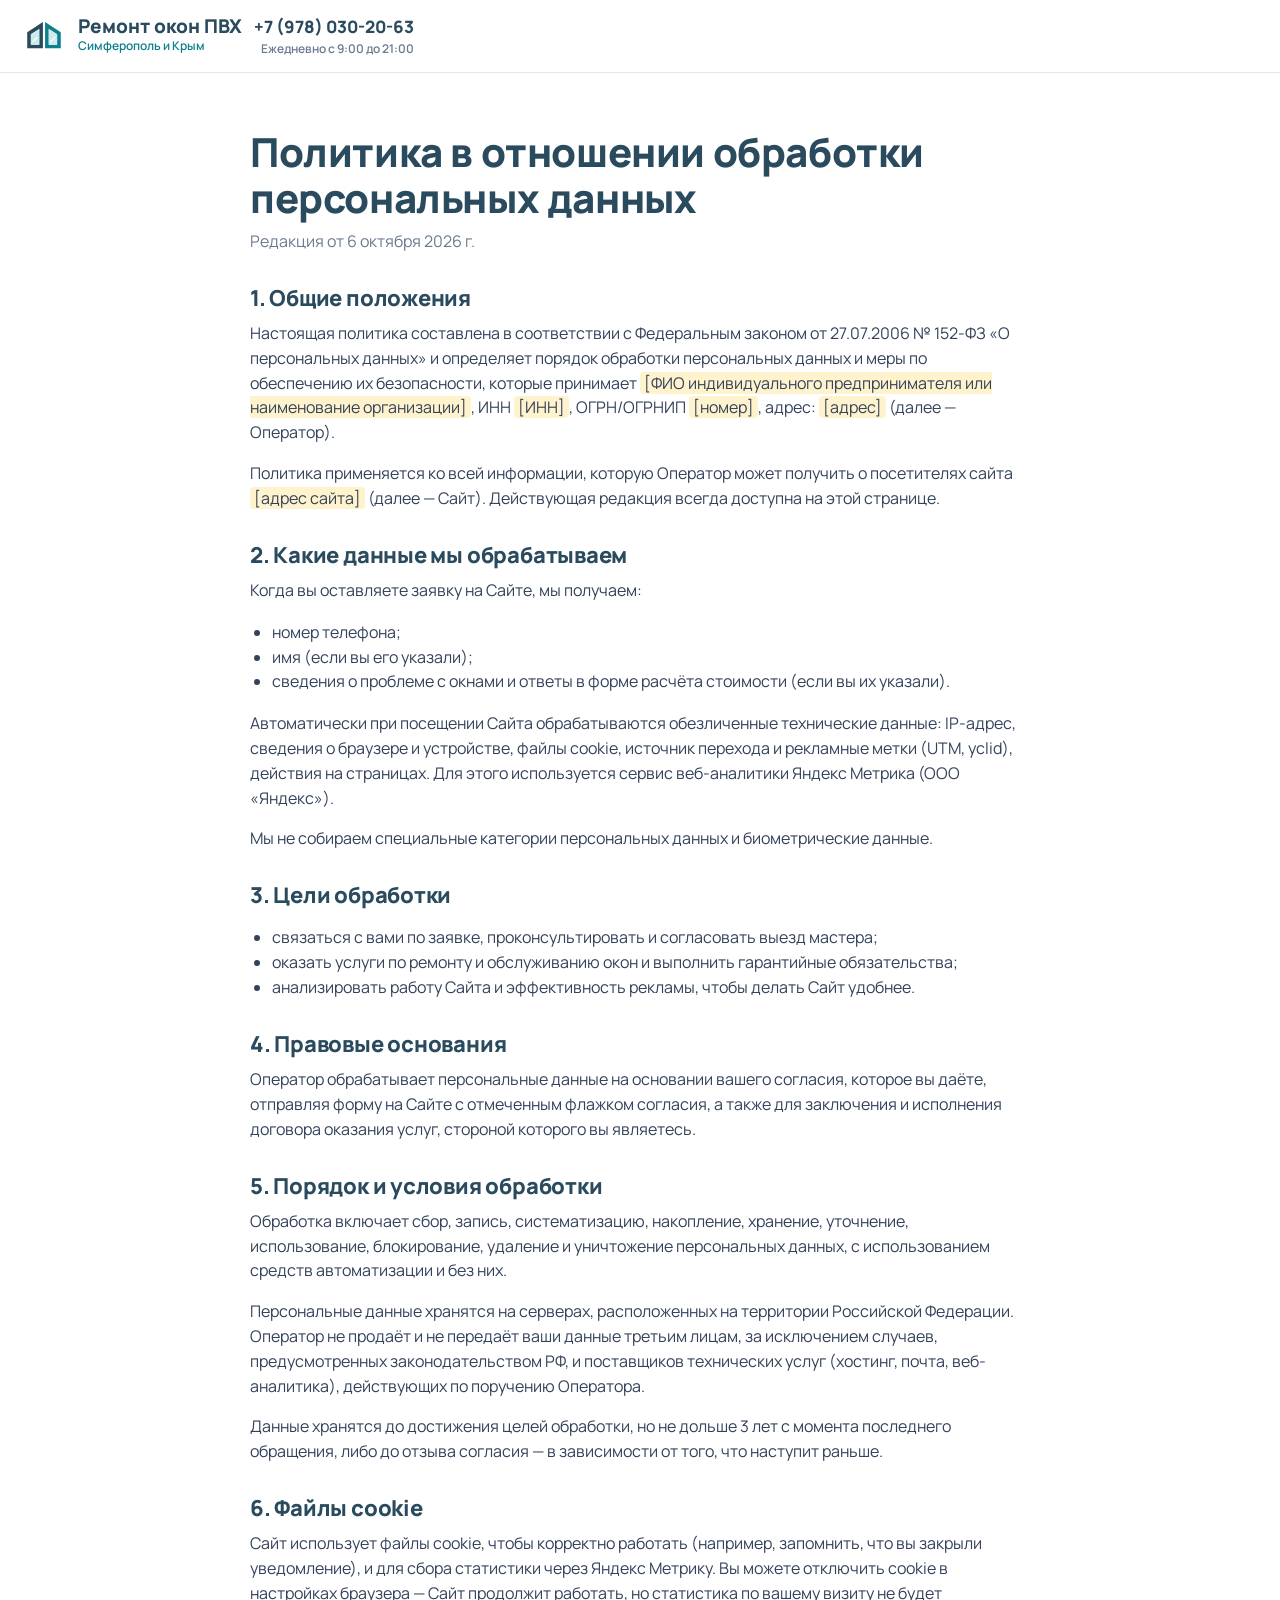
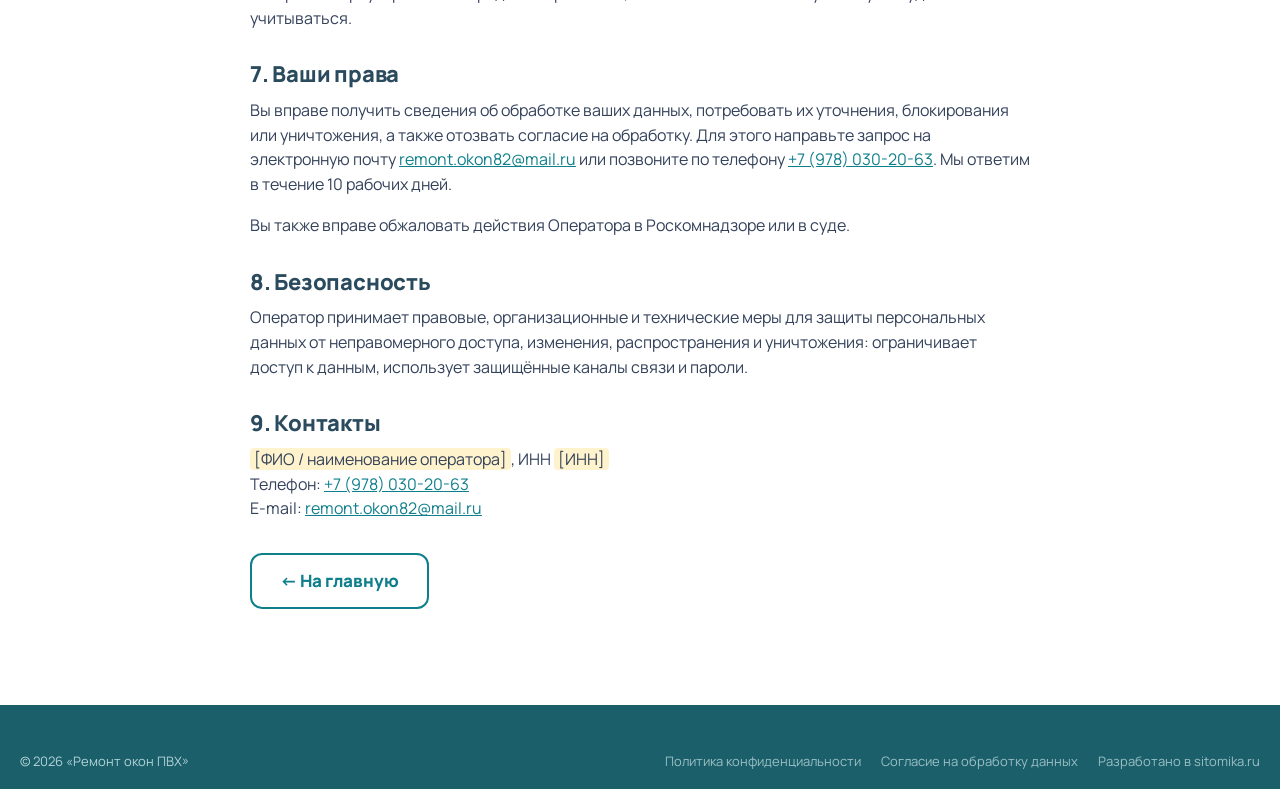
<file: politika.html>
<!doctype html>
<html lang="ru">
<head>
  <meta charset="utf-8">
  <meta name="viewport" content="width=device-width, initial-scale=1, viewport-fit=cover">
  <title>Политика конфиденциальности — Ремонт окон ПВХ</title>
  <meta name="description" content="Политика обработки персональных данных сайта «Ремонт окон ПВХ» — ремонт окон в Симферополе.">
  <link rel="icon" href="favicon.svg" type="image/svg+xml">
  <link rel="preconnect" href="https://fonts.googleapis.com">
  <link rel="preconnect" href="https://fonts.gstatic.com" crossorigin>
  <link href="https://fonts.googleapis.com/css2?family=Manrope:wght@400;600;700;800&display=swap" rel="stylesheet">
  <link rel="stylesheet" href="css/style.css">
</head>
<body>
<header class="header">
  <div class="container header__inner">
    <a class="logo" href="index.html">
      <img class="logo__mark" src="favicon.svg" width="40" height="40" alt="">
      <span><span class="logo__name">Ремонт окон ПВХ</span><span class="logo__sub">Симферополь и Крым</span></span>
    </a>
    <div class="header__contact">
      <a class="header__phone" href="tel:+79780302063"><b>+7 (978) 030-20-63</b><small>Ежедневно с 9:00 до 21:00</small></a>
    </div>
  </div>
</header>

<main class="page">
  <!-- ЗАПОЛНИТЬ: всё, что выделено жёлтым (класс .todo) — реквизиты оператора -->
  <article class="container legal">
    <h1>Политика в отношении обработки персональных данных</h1>
    <p class="legal__date">Редакция от 6 октября 2026 г.</p>

    <h2>1. Общие положения</h2>
    <p>Настоящая политика составлена в соответствии с Федеральным законом от 27.07.2006 № 152-ФЗ «О персональных данных» и определяет порядок обработки персональных данных и меры по обеспечению их безопасности, которые принимает <span class="todo">[ФИО индивидуального предпринимателя или наименование организации]</span>, ИНН <span class="todo">[ИНН]</span>, ОГРН/ОГРНИП <span class="todo">[номер]</span>, адрес: <span class="todo">[адрес]</span> (далее — Оператор).</p>
    <p>Политика применяется ко всей информации, которую Оператор может получить о посетителях сайта <span class="todo">[адрес сайта]</span> (далее — Сайт). Действующая редакция всегда доступна на этой странице.</p>

    <h2>2. Какие данные мы обрабатываем</h2>
    <p>Когда вы оставляете заявку на Сайте, мы получаем:</p>
    <ul>
      <li>номер телефона;</li>
      <li>имя (если вы его указали);</li>
      <li>сведения о проблеме с окнами и ответы в форме расчёта стоимости (если вы их указали).</li>
    </ul>
    <p>Автоматически при посещении Сайта обрабатываются обезличенные технические данные: IP-адрес, сведения о браузере и устройстве, файлы cookie, источник перехода и рекламные метки (UTM, yclid), действия на страницах. Для этого используется сервис веб-аналитики Яндекс Метрика (ООО «Яндекс»).</p>
    <p>Мы не собираем специальные категории персональных данных и биометрические данные.</p>

    <h2>3. Цели обработки</h2>
    <ul>
      <li>связаться с вами по заявке, проконсультировать и согласовать выезд мастера;</li>
      <li>оказать услуги по ремонту и обслуживанию окон и выполнить гарантийные обязательства;</li>
      <li>анализировать работу Сайта и эффективность рекламы, чтобы делать Сайт удобнее.</li>
    </ul>

    <h2>4. Правовые основания</h2>
    <p>Оператор обрабатывает персональные данные на основании вашего согласия, которое вы даёте, отправляя форму на Сайте с отмеченным флажком согласия, а также для заключения и исполнения договора оказания услуг, стороной которого вы являетесь.</p>

    <h2>5. Порядок и условия обработки</h2>
    <p>Обработка включает сбор, запись, систематизацию, накопление, хранение, уточнение, использование, блокирование, удаление и уничтожение персональных данных, с использованием средств автоматизации и без них.</p>
    <p>Персональные данные хранятся на серверах, расположенных на территории Российской Федерации. Оператор не продаёт и не передаёт ваши данные третьим лицам, за исключением случаев, предусмотренных законодательством РФ, и поставщиков технических услуг (хостинг, почта, веб-аналитика), действующих по поручению Оператора.</p>
    <p>Данные хранятся до достижения целей обработки, но не дольше 3 лет с момента последнего обращения, либо до отзыва согласия — в зависимости от того, что наступит раньше.</p>

    <h2>6. Файлы cookie</h2>
    <p>Сайт использует файлы cookie, чтобы корректно работать (например, запомнить, что вы закрыли уведомление), и для сбора статистики через Яндекс Метрику. Вы можете отключить cookie в настройках браузера — Сайт продолжит работать, но статистика по вашему визиту не будет учитываться.</p>

    <h2>7. Ваши права</h2>
    <p>Вы вправе получить сведения об обработке ваших данных, потребовать их уточнения, блокирования или уничтожения, а также отозвать согласие на обработку. Для этого направьте запрос на электронную почту <a href="mailto:remont.okon82@mail.ru">remont.okon82@mail.ru</a> или позвоните по телефону <a href="tel:+79780302063">+7 (978) 030-20-63</a>. Мы ответим в течение 10 рабочих дней.</p>
    <p>Вы также вправе обжаловать действия Оператора в Роскомнадзоре или в суде.</p>

    <h2>8. Безопасность</h2>
    <p>Оператор принимает правовые, организационные и технические меры для защиты персональных данных от неправомерного доступа, изменения, распространения и уничтожения: ограничивает доступ к данным, использует защищённые каналы связи и пароли.</p>

    <h2>9. Контакты</h2>
    <p><span class="todo">[ФИО / наименование оператора]</span>, ИНН <span class="todo">[ИНН]</span><br>Телефон: <a href="tel:+79780302063">+7 (978) 030-20-63</a><br>E-mail: <a href="mailto:remont.okon82@mail.ru">remont.okon82@mail.ru</a></p>

    <p style="margin-top:32px"><a class="btn btn--ghost" href="index.html">← На главную</a></p>
  </article>
</main>

<footer class="footer">
  <div class="container">
    <div class="footer__bottom">
      <span>© <span class="js-year">2026</span> «Ремонт окон ПВХ»</span>
      <div class="footer-bottom-links">
        <a href="politika.html">Политика конфиденциальности</a>
        <a href="soglasie.html">Согласие на обработку данных</a>
        <a class="footer-credit" href="https://sitomika.ru/?utm_source=okna-v-poryadke&amp;utm_medium=footer&amp;utm_campaign=client-sites" target="_blank" rel="noopener">Разработано в sitomika.ru</a>
      </div>
    </div>
  </div>
</footer>
<script src="js/main.js" defer></script>
</body>
</html>
</file>
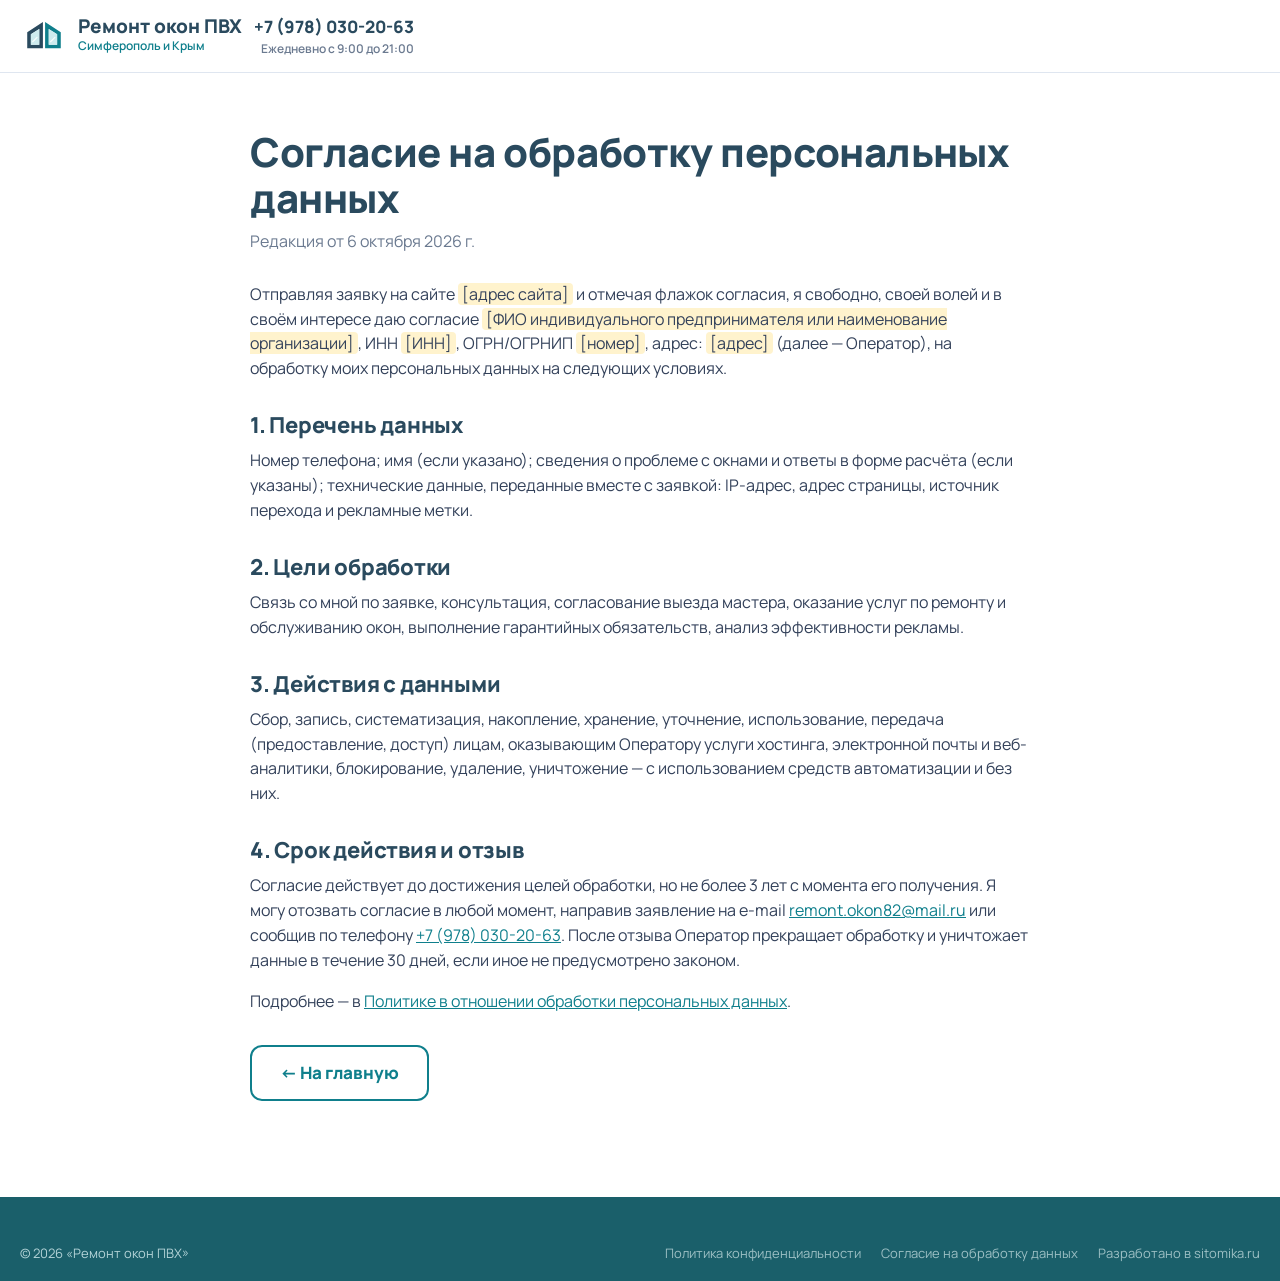
<file: soglasie.html>
<!doctype html>
<html lang="ru">
<head>
  <meta charset="utf-8">
  <meta name="viewport" content="width=device-width, initial-scale=1, viewport-fit=cover">
  <title>Согласие на обработку персональных данных — Ремонт окон ПВХ</title>
  <meta name="description" content="Согласие на обработку персональных данных при отправке заявки на сайте «Ремонт окон ПВХ».">
  <link rel="icon" href="favicon.svg" type="image/svg+xml">
  <link rel="preconnect" href="https://fonts.googleapis.com">
  <link rel="preconnect" href="https://fonts.gstatic.com" crossorigin>
  <link href="https://fonts.googleapis.com/css2?family=Manrope:wght@400;600;700;800&display=swap" rel="stylesheet">
  <link rel="stylesheet" href="css/style.css">
</head>
<body>
<header class="header">
  <div class="container header__inner">
    <a class="logo" href="index.html">
      <img class="logo__mark" src="favicon.svg" width="40" height="40" alt="">
      <span><span class="logo__name">Ремонт окон ПВХ</span><span class="logo__sub">Симферополь и Крым</span></span>
    </a>
    <div class="header__contact">
      <a class="header__phone" href="tel:+79780302063"><b>+7 (978) 030-20-63</b><small>Ежедневно с 9:00 до 21:00</small></a>
    </div>
  </div>
</header>

<main class="page">
  <!-- ЗАПОЛНИТЬ: всё, что выделено жёлтым (класс .todo) — реквизиты оператора -->
  <article class="container legal">
    <h1>Согласие на обработку персональных данных</h1>
    <p class="legal__date">Редакция от 6 октября 2026 г.</p>

    <p>Отправляя заявку на сайте <span class="todo">[адрес сайта]</span> и отмечая флажок согласия, я свободно, своей волей и в своём интересе даю согласие <span class="todo">[ФИО индивидуального предпринимателя или наименование организации]</span>, ИНН <span class="todo">[ИНН]</span>, ОГРН/ОГРНИП <span class="todo">[номер]</span>, адрес: <span class="todo">[адрес]</span> (далее — Оператор), на обработку моих персональных данных на следующих условиях.</p>

    <h2>1. Перечень данных</h2>
    <p>Номер телефона; имя (если указано); сведения о проблеме с окнами и ответы в форме расчёта (если указаны); технические данные, переданные вместе с заявкой: IP-адрес, адрес страницы, источник перехода и рекламные метки.</p>

    <h2>2. Цели обработки</h2>
    <p>Связь со мной по заявке, консультация, согласование выезда мастера, оказание услуг по ремонту и обслуживанию окон, выполнение гарантийных обязательств, анализ эффективности рекламы.</p>

    <h2>3. Действия с данными</h2>
    <p>Сбор, запись, систематизация, накопление, хранение, уточнение, использование, передача (предоставление, доступ) лицам, оказывающим Оператору услуги хостинга, электронной почты и веб-аналитики, блокирование, удаление, уничтожение — с использованием средств автоматизации и без них.</p>

    <h2>4. Срок действия и отзыв</h2>
    <p>Согласие действует до достижения целей обработки, но не более 3 лет с момента его получения. Я могу отозвать согласие в любой момент, направив заявление на e-mail <a href="mailto:remont.okon82@mail.ru">remont.okon82@mail.ru</a> или сообщив по телефону <a href="tel:+79780302063">+7 (978) 030-20-63</a>. После отзыва Оператор прекращает обработку и уничтожает данные в течение 30 дней, если иное не предусмотрено законом.</p>

    <p>Подробнее — в <a href="politika.html">Политике в отношении обработки персональных данных</a>.</p>

    <p style="margin-top:32px"><a class="btn btn--ghost" href="index.html">← На главную</a></p>
  </article>
</main>

<footer class="footer">
  <div class="container">
    <div class="footer__bottom">
      <span>© <span class="js-year">2026</span> «Ремонт окон ПВХ»</span>
      <div class="footer-bottom-links">
        <a href="politika.html">Политика конфиденциальности</a>
        <a href="soglasie.html">Согласие на обработку данных</a>
        <a class="footer-credit" href="https://sitomika.ru/?utm_source=okna-v-poryadke&amp;utm_medium=footer&amp;utm_campaign=client-sites" target="_blank" rel="noopener">Разработано в sitomika.ru</a>
      </div>
    </div>
  </div>
</footer>
<script src="js/main.js" defer></script>
</body>
</html>
</file>
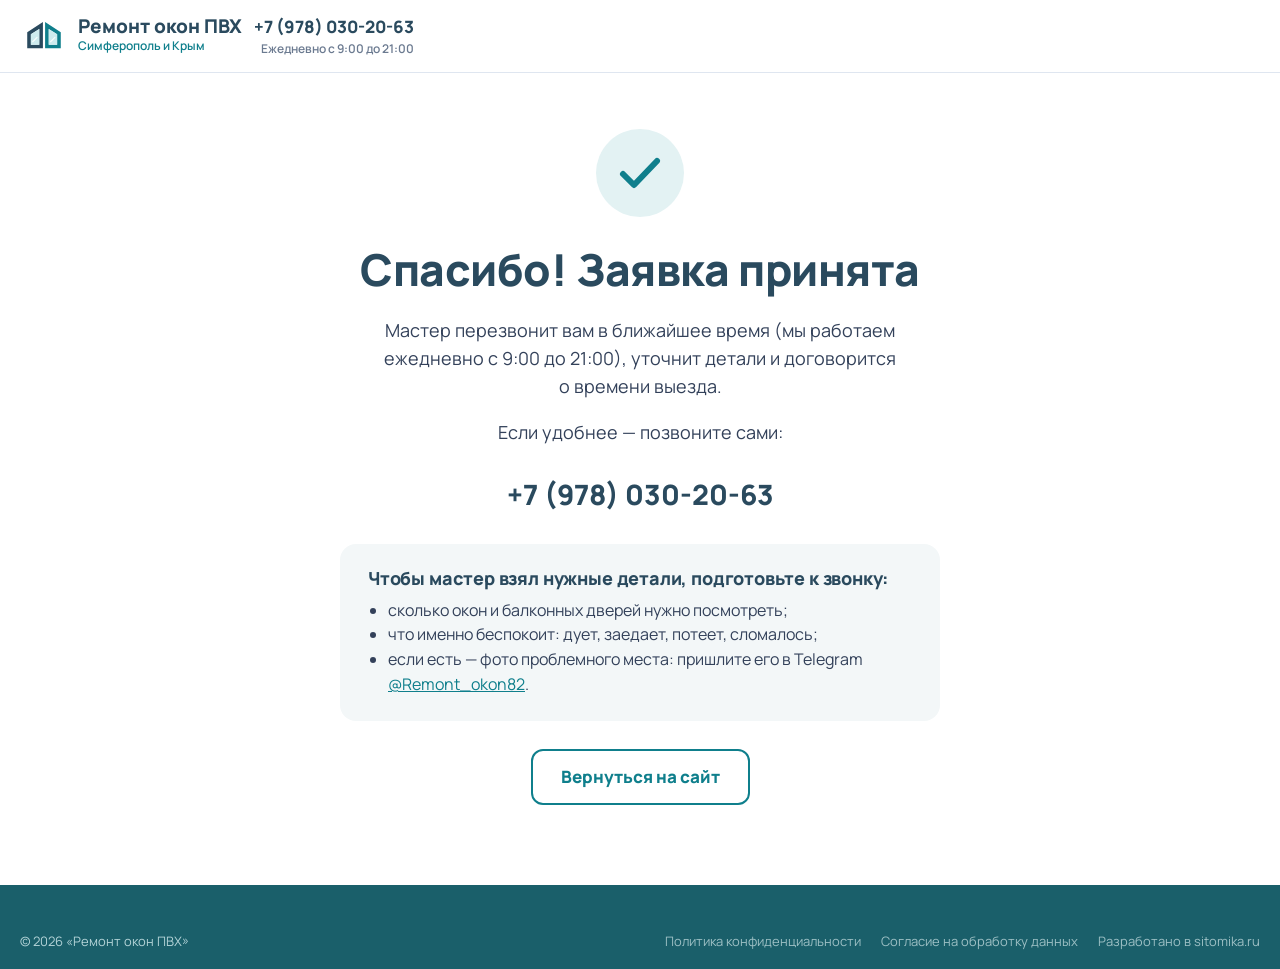
<file: spasibo.html>
<!doctype html>
<html lang="ru">
<head>
  <meta charset="utf-8">
  <meta name="viewport" content="width=device-width, initial-scale=1, viewport-fit=cover">
  <title>Заявка принята — Ремонт окон ПВХ</title>
  <meta name="robots" content="noindex, nofollow">
  <link rel="icon" href="favicon.svg" type="image/svg+xml">
  <link rel="preconnect" href="https://fonts.googleapis.com">
  <link rel="preconnect" href="https://fonts.gstatic.com" crossorigin>
  <link href="https://fonts.googleapis.com/css2?family=Manrope:wght@400;600;700;800&display=swap" rel="stylesheet">
  <link rel="stylesheet" href="css/style.css">
</head>
<body>
<header class="header">
  <div class="container header__inner">
    <a class="logo" href="index.html">
      <img class="logo__mark" src="favicon.svg" width="40" height="40" alt="">
      <span><span class="logo__name">Ремонт окон ПВХ</span><span class="logo__sub">Симферополь и Крым</span></span>
    </a>
    <div class="header__contact">
      <a class="header__phone" href="tel:+79780302063"><b>+7 (978) 030-20-63</b><small>Ежедневно с 9:00 до 21:00</small></a>
    </div>
  </div>
</header>

<main class="page">
  <div class="container thanks">
    <svg class="thanks__icon" viewBox="0 0 88 88" aria-hidden="true"><circle cx="44" cy="44" r="44" fill="#e3f2f3"/><path d="M27 45l11 11 23-24" fill="none" stroke="#0f7f8c" stroke-width="6" stroke-linecap="round" stroke-linejoin="round"/></svg>
    <h1>Спасибо! Заявка принята</h1>
    <p>Мастер перезвонит вам в&nbsp;ближайшее время (мы работаем ежедневно с&nbsp;9:00 до&nbsp;21:00), уточнит детали и&nbsp;договорится о&nbsp;времени выезда.</p>
    <p>Если удобнее — позвоните сами:</p>
    <a class="thanks__phone" href="tel:+79780302063">+7 (978) 030-20-63</a>

    <div class="thanks__tips">
      <h2>Чтобы мастер взял нужные детали, подготовьте к звонку:</h2>
      <ul>
        <li>сколько окон и балконных дверей нужно посмотреть;</li>
        <li>что именно беспокоит: дует, заедает, потеет, сломалось;</li>
        <li>если есть — фото проблемного места: пришлите его в&nbsp;Telegram <a href="https://t.me/Remont_okon82" target="_blank" rel="noopener">@Remont_okon82</a>.</li>
      </ul>
    </div>
    <a class="btn btn--ghost" href="index.html">Вернуться на сайт</a>
  </div>
</main>

<footer class="footer">
  <div class="container">
    <div class="footer__bottom">
      <span>© <span class="js-year">2026</span> «Ремонт окон ПВХ»</span>
      <div class="footer-bottom-links">
        <a href="politika.html">Политика конфиденциальности</a>
        <a href="soglasie.html">Согласие на обработку данных</a>
        <a class="footer-credit" href="https://sitomika.ru/?utm_source=okna-v-poryadke&amp;utm_medium=footer&amp;utm_campaign=client-sites" target="_blank" rel="noopener">Разработано в sitomika.ru</a>
      </div>
    </div>
  </div>
</footer>
<script src="js/main.js" defer></script>
</body>
</html>
</file>
<file: css/style.css>
/* =========================================================
   «Окна в порядке» — ремонт окон в Симферополе
   ========================================================= */
:root {
  --c-primary: #0f7f8c;
  --c-primary-dark: #0a5f69;
  --c-primary-soft: #e3f2f3;
  --c-accent: #ff7a1a;
  --c-accent-dark: #e8630a;
  --c-ink: #2a4a5e;
  --c-deep: #1a5f6a;       /* фон плашки расчёта и подвала */
  --c-text: #33415a;
  --c-muted: #6b7a90;
  --c-line: #dfe6f0;
  --c-bg: #ffffff;
  --c-bg-soft: #f3f7f8;
  --c-ok: #17a34a;
  --c-danger: #d93025;
  --radius: 16px;
  --radius-sm: 10px;
  --shadow: 0 10px 30px rgba(18, 38, 58, .08);
  --shadow-lg: 0 20px 50px rgba(18, 38, 58, .16);
  --container: 1400px;
  --header-h: 72px;
}

*, *::before, *::after { box-sizing: border-box; }
html { scroll-behavior: smooth; scroll-padding-top: calc(var(--header-h) + 12px); -webkit-text-size-adjust: 100%; }
body {
  margin: 0;
  font-family: "Manrope", system-ui, -apple-system, "Segoe UI", Roboto, Arial, sans-serif;
  font-size: 17px;
  line-height: 1.55;
  color: var(--c-text);
  background: var(--c-bg);
  overflow-x: hidden;
}
img { max-width: 100%; display: block; height: auto; }
a { color: var(--c-primary); }
h1, h2, h3, h4 { color: var(--c-ink); line-height: 1.15; margin: 0 0 .5em; font-weight: 800; letter-spacing: -.01em; }
h2 { font-size: clamp(28px, 3.4vw, 42px); }
h3 { font-size: 20px; }
p { margin: 0 0 1em; }
button { font: inherit; cursor: pointer; }
:focus-visible { outline: 3px solid var(--c-accent); outline-offset: 2px; border-radius: 6px; }
.sr-only { position: absolute; width: 1px; height: 1px; padding: 0; margin: -1px; overflow: hidden; clip: rect(0 0 0 0); white-space: nowrap; border: 0; }

.container { width: 100%; max-width: var(--container); margin: 0 auto; padding: 0 20px; }
.section { padding: 64px 0; }
.section--soft { background: var(--c-bg-soft); }
.section__head { max-width: 760px; margin-bottom: 32px; }
.section__head--center { margin-left: auto; margin-right: auto; text-align: center; }
.section__lead { font-size: 19px; color: var(--c-muted); margin: 0; }
.eyebrow { display: inline-block; font-size: 13px; font-weight: 700; text-transform: uppercase; letter-spacing: .08em; color: var(--c-primary); margin-bottom: 12px; }

/* ---------- Кнопки ---------- */
.btn {
  display: inline-flex; align-items: center; justify-content: center; gap: 10px;
  min-height: 56px; padding: 14px 28px;
  border: 0; border-radius: 12px;
  font-weight: 800; font-size: 17px; line-height: 1.2; text-decoration: none; text-align: center;
  transition: transform .15s ease, box-shadow .15s ease, background-color .15s ease;
}
.btn:active { transform: translateY(1px); }
.btn--accent { background: var(--c-accent); color: #fff; box-shadow: 0 8px 20px rgba(255, 122, 26, .35); }
.btn--accent:hover { background: var(--c-accent-dark); box-shadow: 0 10px 26px rgba(255, 122, 26, .45); }
/* Shimmer: по оранжевым кнопкам заявки пробегает светлая полоса */
.btn--shimmer { position: relative; overflow: hidden; isolation: isolate; }
.btn--shimmer::after {
  content: ""; position: absolute; top: 0; bottom: 0; left: 0; width: 40%; pointer-events: none;
  background: linear-gradient(100deg, rgba(255,255,255,0) 0%, rgba(255,255,255,.5) 50%, rgba(255,255,255,0) 100%);
  transform: translateX(-130%) skewX(-20deg);
  animation: btn-shimmer 3.5s ease-in-out infinite;
}
@keyframes btn-shimmer {
  0% { transform: translateX(-130%) skewX(-20deg); }
  35%, 100% { transform: translateX(330%) skewX(-20deg); }
}
.btn--primary { background: var(--c-primary); color: #fff; }
.btn--primary:hover { background: var(--c-primary-dark); }
.btn--ghost { background: transparent; color: var(--c-primary); border: 2px solid var(--c-primary); }
.btn--ghost:hover { background: var(--c-primary-soft); }
.btn--block { width: 100%; }
.btn--sm { min-height: 44px; padding: 10px 18px; font-size: 15px; }
.btn[disabled] { opacity: .65; cursor: progress; }

/* ---------- Шапка ---------- */
.header {
  position: sticky; top: 0; z-index: 50;
  background: rgba(255, 255, 255, .96);
  backdrop-filter: saturate(160%) blur(8px);
  border-bottom: 1px solid var(--c-line);
}
.header__inner { display: flex; align-items: center; gap: 24px; height: var(--header-h); }
.logo { display: flex; align-items: center; gap: 10px; text-decoration: none; color: var(--c-ink); flex-shrink: 0; }
.logo__mark { width: 48px; height: 40px; flex-shrink: 0; }
.logo__name { display: block; font-weight: 800; font-size: 19px; line-height: 1.1; }
.logo__sub { display: block; font-size: 12px; color: var(--c-muted); font-weight: 600; }
.nav { display: flex; gap: 22px; margin: 0 auto; }
.nav a { color: var(--c-ink); text-decoration: none; font-weight: 600; font-size: 15px; white-space: nowrap; }
.nav a:hover { color: var(--c-primary); }
.header__contact { display: flex; align-items: center; gap: 16px; }
.header__phone { text-align: right; text-decoration: none; color: var(--c-ink); white-space: nowrap; }
.header__phone b { display: block; font-size: 19px; font-weight: 800; }
.header__phone small { display: block; font-size: 12px; color: var(--c-muted); font-weight: 600; }
.header__phone:hover b { color: var(--c-primary); }
.header__call-icon { display: none; }

/* ---------- Первый экран ---------- */
.header__phone-icon { color: var(--c-primary); flex-shrink: 0; margin-right: -6px; }
.logo__mark { color: var(--c-primary); }
.header .logo__sub { color: var(--c-primary); }
.footer .logo__mark { --logo-a: #fff; --logo-b: #5fc4cc; --logo-g: rgba(255, 255, 255, .22); }

.hero {
  position: relative; overflow: hidden;
  padding: 64px 0 60px;
  background:
    radial-gradient(760px 380px at 28% 0%, rgba(214, 238, 240, .75), rgba(214, 238, 240, 0) 70%),
    linear-gradient(180deg, #f5fafb 0%, #ffffff 100%);
}
.hero__content { position: relative; z-index: 2; max-width: 690px; }
/* Десктоп: первый экран + полоса преимуществ занимают ровно высоту окна.
   Высота первого экрана задаёт ширину фото (пропорции кадра 1280×720), поэтому
   .hero — контейнер размеров, а фото считается в cqh/cqw. Если фото при этом
   заезжает рамой под текст, сдвигаем его вправо (--shift): рама (~35% кадра)
   остаётся правее колонки текста (край контента + 690px + 40px отступа). */
@media (min-width: 1241px) {
  .first-screen { display: flex; flex-direction: column; min-height: calc(100svh - var(--header-h)); }
  .first-screen .hero { flex: 1 0 500px; max-height: 820px; container-type: size; display: flex; align-items: center; padding: 0; }
  .hero > .container { width: 100%; padding-top: 40px; padding-bottom: 40px; }
  .hero__media { top: 0; bottom: auto; height: 100cqh; }
  .hero__media {
    --shift: max(0px, calc(max(0px, (100cqw - 1400px) / 2) + 750px - 100cqw + 100cqh * 1.155));
    width: calc(100cqh * 1.7778); aspect-ratio: auto; right: calc(-1 * var(--shift));
  }
  .hero__place { right: calc(28px + var(--shift)); }
}
.hero__sub { text-shadow: 0 0 10px #fff, 0 0 18px rgba(255, 255, 255, .9); }
.hero h1 { font-size: clamp(32px, 3.6vw, 52px); margin-bottom: 20px; }
.hero h1 .hl { display: block; color: var(--c-primary); }
.hero__sub { font-size: 19px; line-height: 1.5; color: var(--c-ink); max-width: 640px; margin-bottom: 32px; }
.hero__actions { display: flex; flex-wrap: wrap; gap: 16px; }
.btn--hero { min-height: 60px; padding: 16px 30px; border-radius: 10px; }
.btn--outline { background: #fff; color: var(--c-primary-dark); border: 1.5px solid var(--c-primary); }
.btn--outline:hover { background: var(--c-primary-soft); }

/* фото целиком: высота = высоте экрана, ширина по пропорциям кадра.
   Левая часть (небо, море) плавно растворяется в фон — переход как в макете;
   рама окна (~35% ширины кадра) и рука остаются чёткими */
.hero__media { position: absolute; top: 0; right: 0; bottom: 0; aspect-ratio: 1280 / 720; }
.hero__media img {
  width: 100%; height: 100%; object-fit: cover;
  -webkit-mask-image: linear-gradient(90deg, transparent 0%, rgba(0,0,0,.18) 14%, rgba(0,0,0,.42) 26%, rgba(0,0,0,.7) 32%, #000 35%);
          mask-image: linear-gradient(90deg, transparent 0%, rgba(0,0,0,.18) 14%, rgba(0,0,0,.42) 26%, rgba(0,0,0,.7) 32%, #000 35%);
}
.hero__place {
  position: absolute; right: 28px; bottom: 26px;
  display: flex; align-items: center; gap: 12px;
  padding: 12px 18px; border-radius: 14px;
  background: rgba(255, 255, 255, .93); box-shadow: var(--shadow);
  color: var(--c-primary);
}
.hero__place span { color: var(--c-ink); font-size: 14px; font-weight: 600; line-height: 1.35; }
.hero__place b { display: block; color: var(--c-primary); font-weight: 800; }
.hero__crimea { color: #49b0ba; flex-shrink: 0; }
.hero__note {
  position: absolute; z-index: 3; left: calc(35% - 40px); top: 72%; margin: 0;
  font-family: "Caveat", cursive; font-weight: 600; font-size: 27px; line-height: 1.05;
  color: var(--c-primary-dark); text-align: center; transform: rotate(-10deg);
}
.hero__note svg { display: block; margin: 6px 0 0 40px; color: var(--c-primary); }

/* ---------- Карточка формы ---------- */
.form-card {
  position: relative; z-index: 2;
  background: #fff; border-radius: 20px; padding: 28px;
  box-shadow: var(--shadow-lg);
  max-width: 420px;
}
.form-card__title { font-size: 22px; margin-bottom: 6px; }
.form-card__text { font-size: 15px; color: var(--c-muted); margin-bottom: 18px; }
.form-card__gift {
  display: flex; gap: 10px; align-items: center;
  background: var(--c-primary-soft); color: var(--c-primary-dark);
  border-radius: 12px; padding: 10px 14px; font-size: 14px; font-weight: 700; margin-bottom: 16px;
}

.field { display: block; margin-bottom: 12px; }
.field__label { display: block; font-size: 14px; font-weight: 700; color: var(--c-ink); margin-bottom: 6px; }
.field__label i { font-style: normal; color: var(--c-muted); font-weight: 500; }
.input, .select, .textarea {
  width: 100%; min-height: 54px; padding: 14px 16px;
  border: 1.5px solid var(--c-line); border-radius: 12px; background: #fff;
  font: inherit; font-size: 17px; color: var(--c-ink);
  transition: border-color .15s ease, box-shadow .15s ease;
}
.textarea { min-height: 96px; resize: vertical; }
.input:focus, .select:focus, .textarea:focus { outline: none; border-color: var(--c-primary); box-shadow: 0 0 0 4px rgba(15, 127, 140, .15); }
.input.is-invalid { border-color: var(--c-danger); box-shadow: 0 0 0 4px rgba(217, 48, 37, .12); }
.field__error { display: none; color: var(--c-danger); font-size: 13px; margin-top: 4px; font-weight: 600; }
.field.has-error .field__error { display: block; }

.consent { display: flex; gap: 10px; align-items: flex-start; font-size: 13px; color: var(--c-muted); margin: 12px 0 16px; line-height: 1.45; }
.consent input { width: 20px; height: 20px; margin: 0; flex-shrink: 0; accent-color: var(--c-primary); }
.consent a { color: var(--c-muted); }
.form-note { display: flex; gap: 8px; align-items: center; justify-content: center; font-size: 13px; color: var(--c-muted); margin-top: 12px; text-align: center; }
.form-status { display: none; margin-top: 12px; padding: 12px 14px; border-radius: 10px; font-size: 14px; font-weight: 600; }
.form-status.is-error { display: block; background: #fdecea; color: #a1231a; }
.hp { position: absolute !important; left: -9999px !important; width: 1px; height: 1px; overflow: hidden; }

/* ---------- Полоса доверия ---------- */
.trust { padding: 28px 0; border-top: 1px solid var(--c-line); border-bottom: 1px solid var(--c-line); background: #fff; }
.trust__grid { display: grid; grid-template-columns: repeat(4, 1fr); gap: 24px; }
.trust__item { display: flex; gap: 14px; align-items: center; }
.trust__icon { display: grid; place-items: center; flex-shrink: 0; }
.trust__icon svg, .why__item svg { width: 46px; height: 46px; }
.trust__item b { display: block; color: var(--c-ink); font-size: 16px; line-height: 1.25; }
.trust__item span { font-size: 14px; color: var(--c-muted); line-height: 1.35; display: block; }

/* ---------- Проблемы / услуги ---------- */
.problems { display: grid; grid-template-columns: repeat(4, minmax(0, 1fr)); gap: 20px; }
.problem {
  display: flex; flex-direction: column;
  background: #fff; border: 1px solid var(--c-line); border-radius: var(--radius);
  overflow: hidden; transition: transform .2s ease, box-shadow .2s ease;
}
.problem:hover { transform: translateY(-3px); box-shadow: var(--shadow); }
.problem__img { aspect-ratio: 16 / 10; overflow: hidden; background: var(--c-bg-soft); position: relative; }
.problem__img img { width: 100%; height: 100%; object-fit: cover; }
.problem__price {
  position: absolute; left: 12px; bottom: 12px;
  background: #fff; color: var(--c-ink); font-weight: 800; font-size: 13px;
  padding: 4px 10px; border-radius: 999px; box-shadow: 0 4px 12px rgba(0,0,0,.12);
}
.problem__body { padding: 16px 18px 18px; display: flex; flex-direction: column; flex: 1; }
.problem__body h3 { font-size: 17px; margin-bottom: 6px; }
.problem__symptoms { font-size: 13px; line-height: 1.45; color: var(--c-muted); margin-bottom: 10px; }
.problem__list { list-style: none; padding: 0; margin: 0 0 14px; font-size: 13px; line-height: 1.45; }
.problem__list li { position: relative; padding-left: 16px; margin-bottom: 3px; }
.problem__list li::before { content: ""; position: absolute; left: 2px; top: 7px; width: 6px; height: 6px; border-radius: 50%; background: var(--c-primary); }
.problem .btn { margin-top: auto; min-height: 42px; padding: 9px 14px; font-size: 14px; border-width: 1.5px; }

.services-more { margin-top: 32px; display: flex; flex-wrap: wrap; gap: 10px; justify-content: center; }
.chip { display: inline-block; padding: 8px 14px; border-radius: 999px; background: #fff; border: 1px solid var(--c-line); font-size: 14px; font-weight: 600; color: var(--c-ink); }

.chip--link { color: var(--c-primary-dark); border-color: var(--c-primary); text-decoration: none; }
.chip--link:hover { background: var(--c-primary-soft); }

/* ---------- Остекление под заказ ---------- */
.glazing { display: grid; grid-template-columns: 1.05fr 1fr; gap: 48px; align-items: center; background: var(--c-bg-soft); border-radius: 24px; padding: 28px 48px 28px 28px; }
.glazing__photo { position: relative; border-radius: 18px; overflow: hidden; aspect-ratio: 4 / 3; }
.glazing__photo img { width: 100%; height: 100%; object-fit: cover; }
.glazing__price { position: absolute; left: 16px; bottom: 16px; background: #fff; color: var(--c-ink); font-weight: 800; font-size: 18px; padding: 8px 16px; border-radius: 999px; box-shadow: 0 6px 18px rgba(0,0,0,.15); }
.glazing h2 { font-size: clamp(26px, 2.6vw, 36px); }
.glazing__steps { list-style: none; counter-reset: gl; padding: 0; margin: 24px 0 28px; display: grid; gap: 16px; }
.glazing__steps li { counter-increment: gl; display: grid; grid-template-columns: 28px 1fr; column-gap: 14px; }
.glazing__steps li::before { content: counter(gl); grid-row: span 2; width: 28px; height: 28px; border-radius: 50%; background: var(--c-primary); color: #fff; font-weight: 800; font-size: 14px; display: flex; align-items: center; justify-content: center; }
.glazing__steps b { color: var(--c-ink); font-size: 17px; line-height: 1.3; padding-top: 3px; }
.glazing__steps span { font-size: 15px; color: var(--c-muted); }
.glazing__cta { display: flex; align-items: center; gap: 20px; flex-wrap: wrap; }
.glazing__note { font-size: 14px; color: var(--c-muted); margin: 0; max-width: 260px; }
@media (max-width: 1024px) {
  .glazing { grid-template-columns: 1fr; gap: 28px; padding: 20px 20px 32px; }
  .glazing__photo { aspect-ratio: 16 / 10; }
}
@media (max-width: 720px) {
  .glazing { padding: 12px 12px 24px; border-radius: 20px; }
  .glazing__text { padding: 0 8px; }
  .glazing__price { font-size: 16px; left: 12px; bottom: 12px; }
  .glazing__cta .btn { width: 100%; }
  .glazing__note { max-width: none; }
}

/* ---------- Квиз ---------- */
.quiz { display: grid; grid-template-columns: 340px 1fr; background: #fff; border-radius: 24px; box-shadow: var(--shadow); overflow: hidden; }
.quiz__aside { background: var(--c-deep); color: #d3e8ea; padding: 36px 32px; display: flex; flex-direction: column; }
.quiz__aside h2 { color: #fff; font-size: 28px; }
.quiz__aside ul { list-style: none; padding: 0; margin: 18px 0 0; display: grid; gap: 12px; font-size: 15px; }
.quiz__aside li { display: flex; gap: 10px; }
.quiz__master { margin-top: auto; padding-top: 24px; display: flex; gap: 14px; align-items: center; }
.quiz__master img { width: 64px; height: 64px; border-radius: 50%; object-fit: cover; }
.quiz__master span { font-size: 14px; line-height: 1.4; }
.quiz__main { padding: 36px 40px; min-height: 480px; display: flex; flex-direction: column; }
.quiz__progress { display: flex; align-items: center; gap: 14px; margin-bottom: 24px; font-size: 14px; font-weight: 700; color: var(--c-muted); }
.quiz__bar { flex: 1; height: 8px; border-radius: 99px; background: var(--c-bg-soft); overflow: hidden; }
.quiz__bar span { display: block; height: 100%; width: 25%; background: var(--c-accent); border-radius: 99px; transition: width .3s ease; }
.quiz__step { display: none; flex: 1; flex-direction: column; }
.quiz__step.is-active { display: flex; }
.quiz__q { font-size: 24px; margin-bottom: 6px; }
.quiz__hint { color: var(--c-muted); font-size: 15px; margin-bottom: 20px; }
.quiz__options { display: grid; grid-template-columns: repeat(2, 1fr); gap: 12px; margin-bottom: 24px; }
.opt { position: relative; display: block; cursor: pointer; }
.opt input { position: absolute; opacity: 0; pointer-events: none; }
.opt span {
  display: flex; align-items: center; gap: 12px; min-height: 60px;
  padding: 14px 16px; border: 1.5px solid var(--c-line); border-radius: 12px;
  font-weight: 600; color: var(--c-ink); transition: border-color .15s, background-color .15s;
}
.opt span::before { content: ""; width: 22px; height: 22px; border-radius: 6px; border: 2px solid #b8c4d6; flex-shrink: 0; background: #fff center / 14px no-repeat; transition: all .15s; }
.opt input[type="radio"] + span::before { border-radius: 50%; }
.opt:hover span { border-color: var(--c-primary); }
.opt input:checked + span { border-color: var(--c-primary); background: var(--c-primary-soft); }
.opt input:checked + span::before { border-color: var(--c-primary); background-color: var(--c-primary); background-image: url("data:image/svg+xml,%3Csvg xmlns='http://www.w3.org/2000/svg' viewBox='0 0 24 24' fill='none' stroke='white' stroke-width='3.5' stroke-linecap='round' stroke-linejoin='round'%3E%3Cpath d='M5 12l5 5L20 7'/%3E%3C/svg%3E"); }
.opt input:focus-visible + span { outline: 3px solid var(--c-accent); outline-offset: 2px; }
.quiz__nav { display: flex; gap: 12px; margin-top: auto; align-items: center; }
.quiz__back { background: none; border: 0; color: var(--c-muted); font-weight: 700; padding: 10px 6px; }
.quiz__back:hover { color: var(--c-ink); }
.quiz__final { display: grid; grid-template-columns: 1fr 1fr; gap: 12px 16px; }
.quiz__final .field { margin: 0; }
.quiz__final .consent, .quiz__final .btn, .quiz__final .form-status { grid-column: 1 / -1; }
.quiz__gift { display: flex; gap: 12px; align-items: center; background: #fff3e8; color: #8a3a00; border-radius: 12px; padding: 12px 16px; font-weight: 700; font-size: 15px; margin-bottom: 18px; }

/* ---------- Цены ---------- */
.tabs { display: flex; flex-wrap: wrap; gap: 8px; margin-bottom: 24px; }
.tab {
  border: 1.5px solid var(--c-line); background: #fff; color: var(--c-ink);
  padding: 10px 16px; border-radius: 999px; font-weight: 700; font-size: 15px;
}
.tab:hover { border-color: var(--c-primary); }
.tab[aria-selected="true"] { background: var(--c-primary); border-color: var(--c-primary); color: #fff; }
.price-panel { background: #fff; border-radius: var(--radius); box-shadow: var(--shadow); overflow: hidden; }
.price-panel[hidden] { display: none; }
.price-table { width: 100%; border-collapse: collapse; }
.price-table td { padding: 11px 24px; border-bottom: 1px solid var(--c-line); vertical-align: middle; line-height: 1.4; }
.price-table tr:last-child td { border-bottom: 0; }
.price-table td:last-child { text-align: right; white-space: nowrap; font-weight: 800; color: var(--c-ink); width: 1%; }
.price-table small { color: var(--c-muted); font-size: 14px; margin-left: 4px; }
.price-table small::before { content: "· "; }
.price-table tr:hover td { background: #f7fbfb; }
.price-foot { display: grid; grid-template-columns: 1fr auto; gap: 24px; align-items: center; margin-top: 24px; padding: 22px 26px; background: #fff; border-radius: var(--radius); border: 1.5px dashed #a9d6da; }
.price-foot p { margin: 0; font-size: 15px; }
.price-foot b { color: var(--c-ink); }

/* ---------- Ремонт или замена ---------- */

/* ---------- Шаги ---------- */

/* ---------- Почему мы ---------- */
.why { display: grid; grid-template-columns: .65fr 1.35fr; gap: 56px; align-items: stretch; }
.why__photo { border-radius: 24px; overflow: hidden; position: relative; min-height: 460px; }
.why__photo img { position: absolute; inset: 0; width: 100%; height: 100%; object-fit: cover; object-position: 50% 62%; }
.why__quote { position: absolute; left: 20px; right: 20px; bottom: 20px; background: rgba(255,255,255,.95); border-radius: 14px; padding: 16px 18px; font-size: 15px; color: var(--c-ink); font-weight: 600; }
.why__grid { display: grid; grid-template-columns: 1fr 1fr; gap: 24px 32px; }
.why__item { display: grid; grid-template-columns: 46px 1fr; column-gap: 16px; align-items: start; }
.why__item svg { grid-row: span 2; }
.why__item h3 { font-size: 18px; margin: 2px 0 4px; }
.why__item p { font-size: 15px; margin: 0; }

/* ---------- Отзывы (шаблон) ---------- */
/* ---------- Отзывы (блок в index.html пока скрыт) ---------- */
.section__head--row { display: flex; align-items: baseline; justify-content: space-between; gap: 16px; max-width: none; }
.link-more { font-weight: 700; font-size: 15px; white-space: nowrap; }
/* Лента отзывов: одна строка, листается по горизонтали (свайп, колесо с Shift, «Все отзывы →») */
.reviews { display: flex; gap: 24px; overflow-x: auto; scroll-snap-type: x mandatory; scroll-behavior: smooth; padding: 6px 2px 18px; margin: -6px -2px 0; scrollbar-width: thin; scrollbar-color: var(--c-line) transparent; }
.reviews::-webkit-scrollbar { height: 6px; }
.reviews::-webkit-scrollbar-thumb { background: var(--c-line); border-radius: 3px; }
.reviews:focus-visible { outline: 2px solid var(--c-primary); outline-offset: 2px; border-radius: 16px; }
.reviews > .review { flex: 0 0 calc((100% - 48px) / 3); scroll-snap-align: start; }
.review { background: #fff; border: 1px solid var(--c-line); border-radius: 16px; padding: 22px; box-shadow: 0 6px 18px rgba(18, 38, 58, .05); display: flex; flex-direction: column; }
.review__head { display: flex; gap: 14px; align-items: center; margin-bottom: 12px; }
.review__ava { width: 52px; height: 52px; border-radius: 50%; flex-shrink: 0; display: grid; place-items: center; background: var(--c-primary-soft); color: var(--c-primary-dark); font-weight: 800; font-size: 20px; }
.review__name { display: block; color: var(--c-ink); font-size: 16px; }
.review__stars { color: var(--c-accent); letter-spacing: 2px; font-size: 16px; }
.review__text { font-size: 15px; margin: 0 0 12px; flex: 1; }
.review__date { font-size: 13px; color: var(--c-muted); }

/* ---------- Как проходит работа ---------- */
.section--flow { padding-bottom: 0; overflow: hidden; }
.flow { list-style: none; padding: 0; margin: 0 0 56px; display: grid; grid-template-columns: repeat(5, minmax(0, 1fr)); gap: 16px; }
.flow__item { background: #fff; border: 1px solid var(--c-line); border-radius: 16px; padding: 20px 18px 22px; box-shadow: 0 6px 18px rgba(18, 38, 58, .05); }
.flow__top { display: flex; align-items: center; gap: 12px; margin-bottom: 16px; }
.flow__num { width: 28px; height: 28px; border-radius: 50%; flex-shrink: 0; display: grid; place-items: center; background: var(--c-primary-soft); color: var(--c-primary-dark); font-weight: 800; font-size: 14px; }
.flow__top svg { width: 46px; height: 46px; flex-shrink: 0; color: var(--c-primary); }
.flow__item:not(:last-child) .flow__top::after {
  content: ""; flex: 1; height: 12px; margin-left: 4px;
  background: url("data:image/svg+xml,%3Csvg xmlns='http://www.w3.org/2000/svg' viewBox='0 0 60 12'%3E%3Cpath d='M0 6h57M51 1l6 5-6 5' fill='none' stroke='%23a9b6c4' stroke-width='1.6' stroke-linecap='round' stroke-linejoin='round'/%3E%3C/svg%3E") right center / auto 12px no-repeat;
}
.flow h3 { font-size: 16px; margin-bottom: 6px; }
.flow__free { display: inline-block; vertical-align: 2px; margin-left: 4px; padding: 2px 9px; border-radius: 999px; background: var(--c-accent); color: #fff; font-size: 12px; font-weight: 800; letter-spacing: .02em; }
.flow p { font-size: 14px; line-height: 1.45; color: var(--c-muted); margin: 0; }

/* баннер про фурнитуру: фото справа плавно уходит в фон, как в макете */
.durability { position: relative; display: flex; align-items: center; min-height: 320px; background: linear-gradient(90deg, #eef6f7 0%, #e6f1f3 100%); }
.durability__text { position: relative; z-index: 2; max-width: 540px; padding: 44px 0; }
.durability h2 { font-size: clamp(24px, 2.4vw, 32px); line-height: 1.2; margin-bottom: 14px; }
.durability h2 .hl { color: var(--c-primary); }
.durability__lead { font-size: 19px; color: var(--c-ink); margin-bottom: 14px; }
.durability__note { font-size: 15px; font-weight: 700; color: var(--c-primary); margin: 0; }
/* фото без обрезки (по пропорциям кадра), чтобы подпись всегда стояла на светлой створке */
.durability__media { position: absolute; top: 0; right: 0; bottom: 0; aspect-ratio: 1536 / 704; }
.durability__media img {
  width: 100%; height: 100%; object-fit: cover;
  -webkit-mask-image: linear-gradient(90deg, transparent 0%, rgba(0,0,0,.6) 8%, #000 18%);
          mask-image: linear-gradient(90deg, transparent 0%, rgba(0,0,0,.6) 8%, #000 18%);
}
.durability__hand {
  /* светлая нижняя часть створки: 82% по ширине, 40% по высоте; стрелка смотрит на ножницы */
  position: absolute; left: 82%; top: 40%; margin: 0; white-space: nowrap;
  font-family: "Caveat", cursive; font-weight: 600; font-size: 30px; line-height: 1.02;
  color: var(--c-primary-dark); text-align: center; transform: translate(-50%, -50%) rotate(-8deg);
  text-shadow: 0 0 12px rgba(255, 255, 255, .9);
}
.durability__hand svg { display: block; margin: 4px 0 0 18%; color: var(--c-primary); }

/* ---------- FAQ ---------- */
.faq { display: grid; grid-template-columns: 1fr 1fr; gap: 0 20px; align-items: start; }
.faq details { background: #fff; border: 1px solid var(--c-line); border-radius: 14px; margin-bottom: 12px; }
.faq summary {
  list-style: none; cursor: pointer; padding: 20px 56px 20px 24px; position: relative;
  font-weight: 700; color: var(--c-ink); font-size: 17px;
}
.faq summary::-webkit-details-marker { display: none; }
.faq summary::after {
  content: ""; position: absolute; right: 22px; top: 50%; width: 22px; height: 22px; margin-top: -11px;
  background: url("data:image/svg+xml,%3Csvg xmlns='http://www.w3.org/2000/svg' viewBox='0 0 24 24' fill='none' stroke='%230f7f8c' stroke-width='2.5' stroke-linecap='round'%3E%3Cpath d='M12 5v14M5 12h14'/%3E%3C/svg%3E") center / contain no-repeat;
  transition: transform .2s ease;
}
.faq details[open] summary::after { transform: rotate(45deg); }
.faq details > div { padding: 0 24px 20px; font-size: 16px; }
.faq details > div p:last-child { margin: 0; }

/* ---------- Финальный CTA и контакты ---------- */
.cta-band {
  display: grid; grid-template-columns: 36% minmax(0, 1fr) auto; align-items: center; gap: 28px;
  background: linear-gradient(90deg, #f6fafb 0%, #eef6f7 100%); border: 1px solid var(--c-line);
  border-radius: 20px; overflow: hidden; box-shadow: var(--shadow); padding-right: 36px;
}
.cta-band__media { align-self: stretch; min-height: 200px; }
.cta-band__media img {
  width: 100%; height: 100%; object-fit: cover; object-position: 30% 50%;
  -webkit-mask-image: linear-gradient(90deg, #000 78%, transparent 100%);
          mask-image: linear-gradient(90deg, #000 78%, transparent 100%);
}
.cta-band__text { padding: 28px 0; }
.cta-band h2 { font-size: clamp(24px, 2.2vw, 30px); line-height: 1.2; margin-bottom: 12px; }
.cta-band h2 .hl { color: var(--c-primary); }
.cta-band p { font-size: 15px; color: var(--c-text); margin: 0; max-width: 460px; }
.cta-band__actions { display: flex; flex-direction: column; gap: 18px; padding: 28px 0; }
.cta-band__phone { display: flex; align-items: center; gap: 12px; text-decoration: none; color: var(--c-ink); white-space: nowrap; }
.cta-band__phone svg { color: var(--c-primary); flex-shrink: 0; }
.cta-band__phone b { display: block; font-size: 22px; font-weight: 800; line-height: 1.2; }
.cta-band__phone small { display: block; font-size: 14px; color: var(--c-muted); font-weight: 600; }
.cta-band__phone:hover b { color: var(--c-primary); }

/* ---------- Подвал ---------- */
.footer { background: var(--c-deep); color: #b3d3d7; padding: 30px 0 18px; font-size: 15px; }
.footer__top { display: grid; grid-template-columns: auto 1fr auto; align-items: center; gap: 16px 40px; padding-bottom: 20px; border-bottom: 1px solid rgba(255,255,255,.1); }
.footer__nav { display: flex; flex-wrap: wrap; justify-content: flex-start; gap: 8px 26px; }
.footer__contacts { display: flex; align-items: center; gap: 14px; }
.footer__nav a { font-weight: 600; white-space: nowrap; }
.footer__tg { display: inline-grid; place-items: center; width: 40px; height: 40px; border-radius: 50%; background: #229ed9; color: #fff !important; }
.footer__tg:hover { background: #1b87bb; }
.footer__tg svg { margin-left: -2px; }
.footer .logo { color: #fff; }
.footer .logo__sub { color: #b3d3d7; }
.footer h4 { color: #fff; font-size: 16px; margin-bottom: 12px; }
.footer ul { list-style: none; padding: 0; margin: 0; display: grid; gap: 8px; }
.footer a { color: #d3e8ea; text-decoration: none; }
.footer a:hover { color: #fff; }
.footer__phone { font-size: 22px; white-space: nowrap; font-weight: 800; color: #fff !important; }
.footer__bottom { display: flex; flex-wrap: wrap; justify-content: space-between; gap: 12px 24px; padding-top: 16px; font-size: 13px; }
.footer-bottom-links { display: flex; flex-wrap: wrap; gap: 8px 20px; }
.footer-bottom-links a { color: #d3e8ea; opacity: .7; }
.footer-bottom-links a:hover { opacity: 1; color: #fff; }

/* ---------- Модальное окно ---------- */
.modal { position: fixed; inset: 0; z-index: 100; display: none; align-items: center; justify-content: center; padding: 16px; }
.modal.is-open { display: flex; }
.modal__overlay { position: absolute; inset: 0; background: rgba(18, 38, 58, .6); }
.modal__dialog { position: relative; width: 100%; max-width: 440px; max-height: calc(100vh - 32px); overflow-y: auto; animation: pop .2s ease; }
.modal__dialog .form-card { max-width: none; }
.modal__close {
  position: absolute; top: 10px; right: 10px; z-index: 3; width: 40px; height: 40px; border-radius: 50%;
  border: 0; background: var(--c-bg-soft); display: grid; place-items: center; color: var(--c-ink);
}
.modal__close:hover { background: var(--c-line); }
@keyframes pop { from { opacity: 0; transform: translateY(10px) scale(.98); } to { opacity: 1; transform: none; } }
body.modal-open { overflow: hidden; }

/* ---------- Мобильная панель ---------- */
.mobile-bar { display: none; }

/* ---------- Cookie ---------- */
.cookie {
  position: fixed; left: 16px; right: 16px; bottom: 16px; z-index: 90;
  max-width: 720px; margin: 0 auto;
  display: none; gap: 16px; align-items: center;
  background: #fff; border-radius: 14px; padding: 14px 18px; box-shadow: var(--shadow-lg); border: 1px solid var(--c-line);
  font-size: 14px;
}
.cookie.is-visible { display: flex; }
.cookie p { margin: 0; flex: 1; }

/* ---------- Анимация появления ---------- */
.js .reveal { opacity: 0; transform: translateY(16px); transition: opacity .6s ease, transform .6s ease; }
.js .reveal.is-in { opacity: 1; transform: none; }
@media (prefers-reduced-motion: reduce) {
  html { scroll-behavior: auto; }
  .js .reveal { opacity: 1; transform: none; transition: none; }
  * { animation: none !important; }
  .btn--shimmer::after { display: none; }
}

/* ---------- Адаптив ---------- */
@media (max-width: 1400px) {
  .hero__note { display: none; }
  .hero__content { max-width: 660px; }
  /* 7 пунктов меню: уплотняем шапку, чтобы кнопка не переносилась и не вылезала за край */
  .header__inner { gap: 16px; }
  .nav { gap: 14px; }
  .nav a { font-size: 14px; }
  .header__contact { gap: 12px; }
  .header__contact .btn { white-space: nowrap; }
}
@media (max-width: 1320px) {
  .footer__top { column-gap: 28px; }
  .footer__nav { gap: 8px 18px; }
  .footer__nav a { font-size: 14px; }
  .footer__phone { font-size: 19px; }
  /* 8 пунктов меню на узком десктопе */
  .header__inner { gap: 12px; }
  .nav { gap: 11px; }
  .nav a { font-size: 13.5px; }
  .header__phone-icon { display: none; }
  .header__phone b { font-size: 17px; }
}
@media (max-width: 1240px) {
  .hero { padding-bottom: 40px; }
  .hero__content { max-width: 680px; }
  .hero__media { position: relative; right: auto; aspect-ratio: auto; width: auto; height: 400px; margin: 36px 20px 0; border-radius: 20px; overflow: hidden; }
  .hero__media img { -webkit-mask-image: none; mask-image: none; object-position: 72% 45%; }
  .hero__note { display: none; }
}
@media (max-width: 1180px) {
  .nav { display: none; }
  .cta-band { display: block; padding-right: 0; }
  .cta-band__media { min-height: 0; height: 260px; }
  .cta-band__media img { object-position: 50% 50%; -webkit-mask-image: linear-gradient(180deg, #000 70%, transparent 100%); mask-image: linear-gradient(180deg, #000 70%, transparent 100%); }
  .cta-band__text { padding: 8px 28px 0; }
  .cta-band__actions { padding: 20px 28px 28px; flex-direction: row; flex-wrap: wrap; align-items: center; gap: 18px 28px; }
  .flow { grid-template-columns: repeat(3, minmax(0, 1fr)); }
  .flow__item .flow__top::after { display: none; }
  .durability { display: block; }
  .durability__text { max-width: 680px; padding: 40px 0 28px; }
  .durability__media { position: relative; width: 100%; height: auto; }
  .durability__media img { -webkit-mask-image: linear-gradient(180deg, transparent 0%, #000 22%); mask-image: linear-gradient(180deg, transparent 0%, #000 22%); }

  .header__contact { margin-left: auto; }
}
@media (max-width: 1024px) {
  .reviews > .review { flex-basis: calc((100% - 24px) / 2); }
  .form-card { max-width: 560px; width: 100%; }
  .problems { grid-template-columns: repeat(2, minmax(0, 1fr)); }
  .trust__grid { grid-template-columns: repeat(2, 1fr); }
  .quiz { grid-template-columns: 1fr; }
  .quiz__master { display: none; }
  .why { grid-template-columns: 1fr; }
  .why__photo { aspect-ratio: 16 / 10; min-height: 0; }
  .footer__top { grid-template-columns: 1fr auto; }
  .footer__nav { grid-column: 1 / -1; grid-row: 2; }
}
@media (max-width: 720px) {
  :root { --header-h: 60px; }
  .cta-band { display: block; }
  .cta-band__media { min-height: 0; height: 170px; }
  .cta-band__media img { -webkit-mask-image: linear-gradient(180deg, #000 65%, transparent 100%); mask-image: linear-gradient(180deg, #000 65%, transparent 100%); }
  .cta-band__text { padding: 8px 20px 0; }
  .cta-band__actions { padding: 20px; flex-direction: column; align-items: stretch; }
  .cta-band__phone b { font-size: 20px; }
  .flow { grid-template-columns: 1fr; gap: 12px; margin-bottom: 40px; }
  .flow__item { display: grid; grid-template-columns: auto 1fr; gap: 0 14px; padding: 16px; }
  .flow__top { grid-row: span 2; margin: 0; }
  .flow__top { gap: 8px; }
  .flow__top svg { width: 34px; height: 34px; }
  .durability__lead { font-size: 17px; }
  .durability__media { height: 210px; aspect-ratio: auto; }
  .durability__media img { object-position: 28% 50%; }
  .durability__hand { display: none; }
  body { font-size: 16px; padding-bottom: 72px; }
  .container { padding: 0 16px; }
  .section { padding: 44px 0; }
  .section__head { margin-bottom: 28px; }
  .section__lead { font-size: 17px; }
  .header__inner { gap: 12px; }
  .logo__mark { width: 41px; height: 34px; }
  .logo__name { font-size: 17px; }
  .logo__sub { font-size: 11px; }
  .header__contact .btn { display: none; }
  .header__phone b { font-size: 16px; }
  .header__phone small { display: none; }
  .hero { padding: 22px 0 40px; }
  .header__phone-icon { display: none; }
  .hero h1 { font-size: 30px; margin-bottom: 12px; }
  .hero__sub { font-size: 16px; margin-bottom: 20px; }
  .hero__actions { flex-direction: column; gap: 12px; }
  .btn--hero { min-height: 56px; padding: 14px 20px; }
  .hero__media { height: 260px; margin: 28px 16px 0; border-radius: 16px; }
  .hero__place { right: 12px; bottom: 12px; padding: 10px 14px; }
  .form-card { padding: 20px 18px; border-radius: 18px; }
  .form-card__title { font-size: 20px; }
  .trust__grid { grid-template-columns: 1fr; gap: 16px; }
  .problems { grid-template-columns: 1fr; }
  .quiz__aside { padding: 28px 20px; }
  .quiz__aside ul { display: none; }
  .quiz__main { padding: 24px 18px; min-height: 0; }
  .quiz__q { font-size: 20px; }
  .quiz__options { grid-template-columns: 1fr; }
  .quiz__final { grid-template-columns: 1fr; }
  .price-table td { padding: 10px 16px; font-size: 15px; }
  .price-foot { grid-template-columns: 1fr; padding: 18px; }
  .why__grid { grid-template-columns: 1fr; gap: 20px; }
  .reviews { gap: 16px; }
  .reviews > .review { flex-basis: 85%; }
  .why__photo { aspect-ratio: 4 / 5; }
  .footer__top { grid-template-columns: 1fr; }
  .footer__nav { grid-row: auto; }
  .faq { grid-template-columns: 1fr; }
  .faq summary { padding: 16px 48px 16px 18px; font-size: 16px; }
  .faq details > div { padding: 0 18px 16px; }

  .mobile-bar {
    position: fixed; left: 0; right: 0; bottom: 0; z-index: 80;
    display: grid; grid-template-columns: 1fr 1.3fr; gap: 8px;
    padding: 8px 12px calc(8px + env(safe-area-inset-bottom));
    background: #fff; border-top: 1px solid var(--c-line); box-shadow: 0 -6px 20px rgba(18,38,58,.08);
  }
  .mobile-bar .btn { min-height: 52px; padding: 10px 12px; font-size: 16px; }
  .cookie { bottom: 80px; left: 10px; right: 10px; gap: 10px; padding: 10px 12px; font-size: 12px; line-height: 1.4; }
  .cookie .btn { min-height: 38px; padding: 8px 14px; }
}
@media (max-width: 380px) {
  .hero h1 { font-size: 26px; }
  .hero__crimea { display: none; }
  .logo__sub { display: none; }
}

/* ---------- Внутренние страницы (политика, согласие, спасибо) ---------- */
.page { padding: 56px 0 80px; min-height: 60vh; }
.legal { max-width: 820px; }
.legal h1 { font-size: clamp(28px, 3.4vw, 40px); margin-bottom: 8px; }
.legal h2 { font-size: 22px; margin: 32px 0 10px; }
.legal p, .legal li { font-size: 16px; }
.legal ul { padding-left: 22px; }
.legal .todo { background: #fff3cd; padding: 0 4px; border-radius: 4px; }
.legal__date { color: var(--c-muted); font-size: 14px; margin-bottom: 28px; }
.thanks { max-width: 640px; margin: 0 auto; text-align: center; }
.thanks__icon { width: 88px; height: 88px; margin: 0 auto 20px; }
.thanks h1 { font-size: clamp(30px, 4vw, 44px); }
.thanks p { font-size: 18px; }
.thanks__phone { display: inline-block; font-size: 28px; font-weight: 800; color: var(--c-ink); text-decoration: none; margin: 8px 0 28px; }
.thanks__tips { text-align: left; background: var(--c-bg-soft); border-radius: var(--radius); padding: 24px 28px; margin: 0 0 28px; }
.thanks__tips h2 { font-size: 18px; }
.thanks__tips ul { margin: 0; padding-left: 20px; font-size: 16px; }

/* ---------- Telegram ---------- */
.btn--tg { background: #229ed9; color: #fff; }
.btn--tg:hover { background: #1b87bb; }
@media (max-width: 720px) {
  .mobile-bar { grid-template-columns: 1fr 56px 1.3fr; }
  .mobile-bar .btn--tg { padding: 0; }
}
</file>
